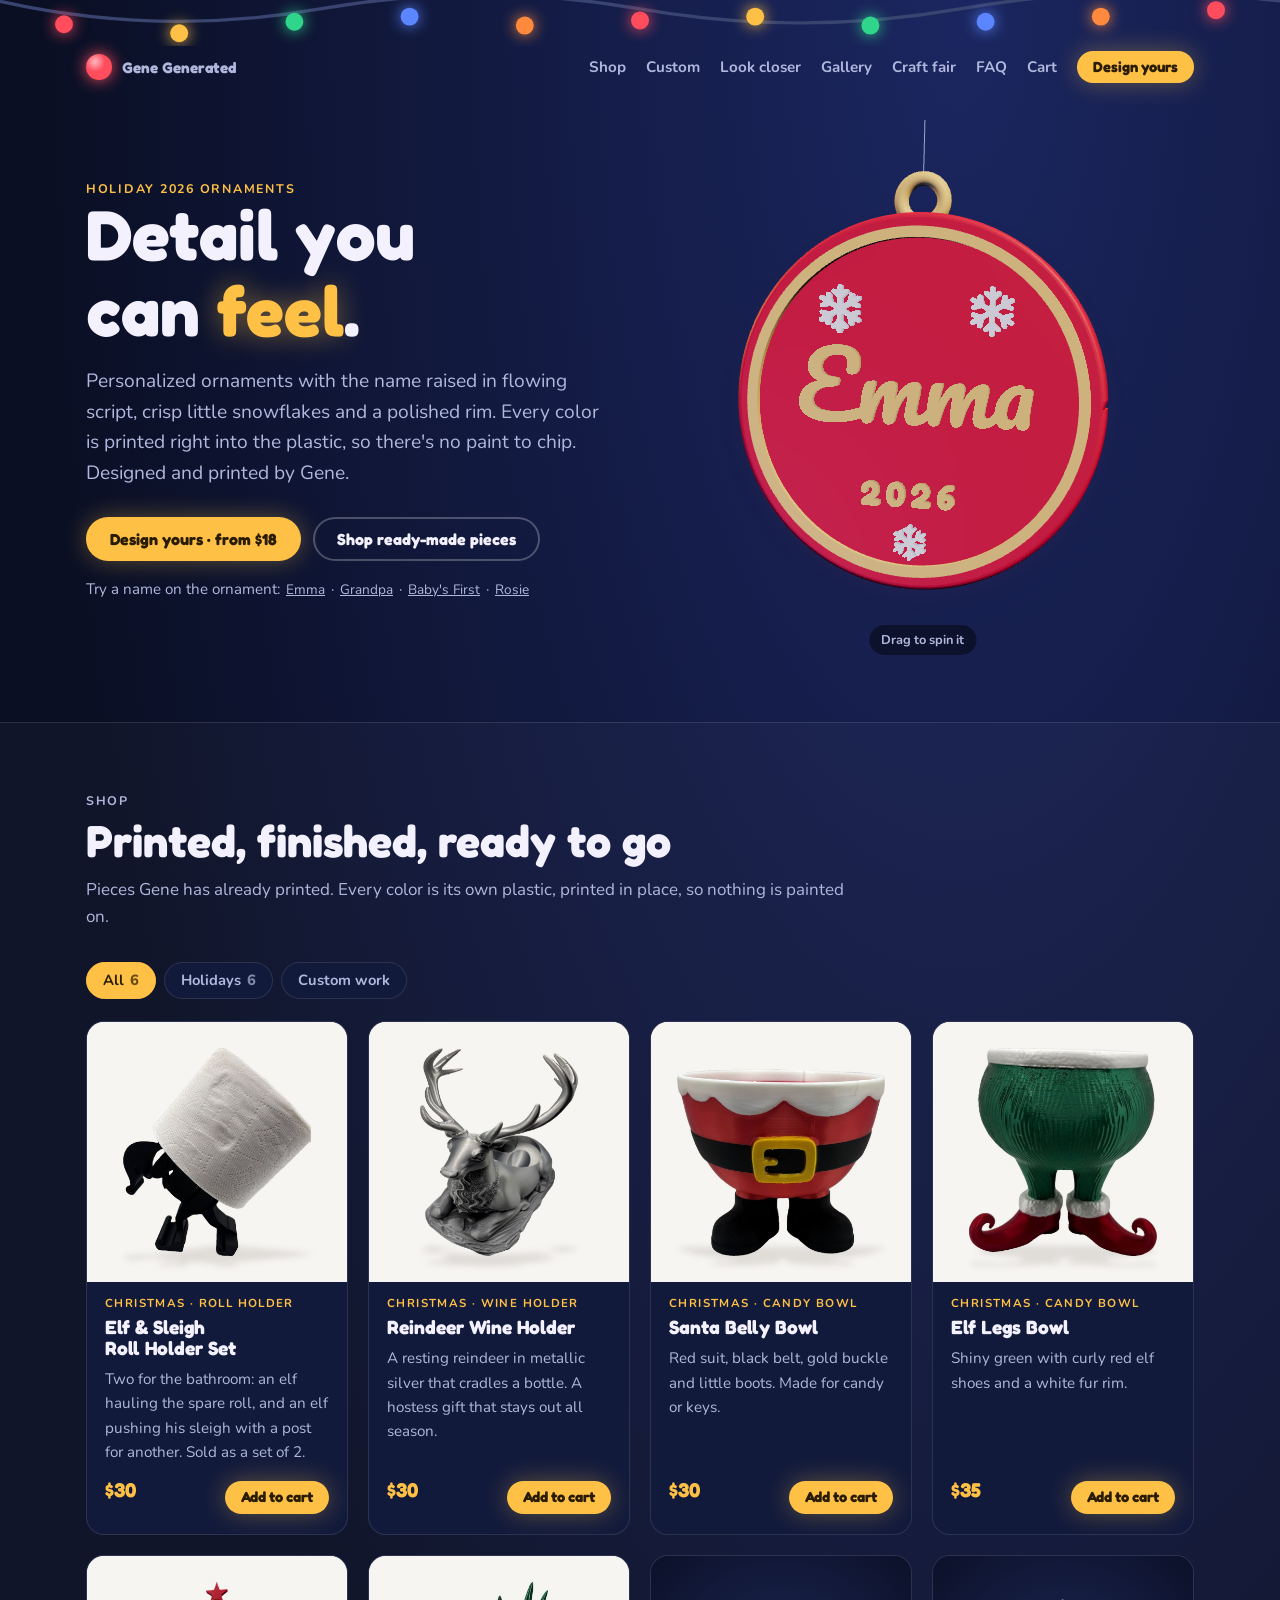
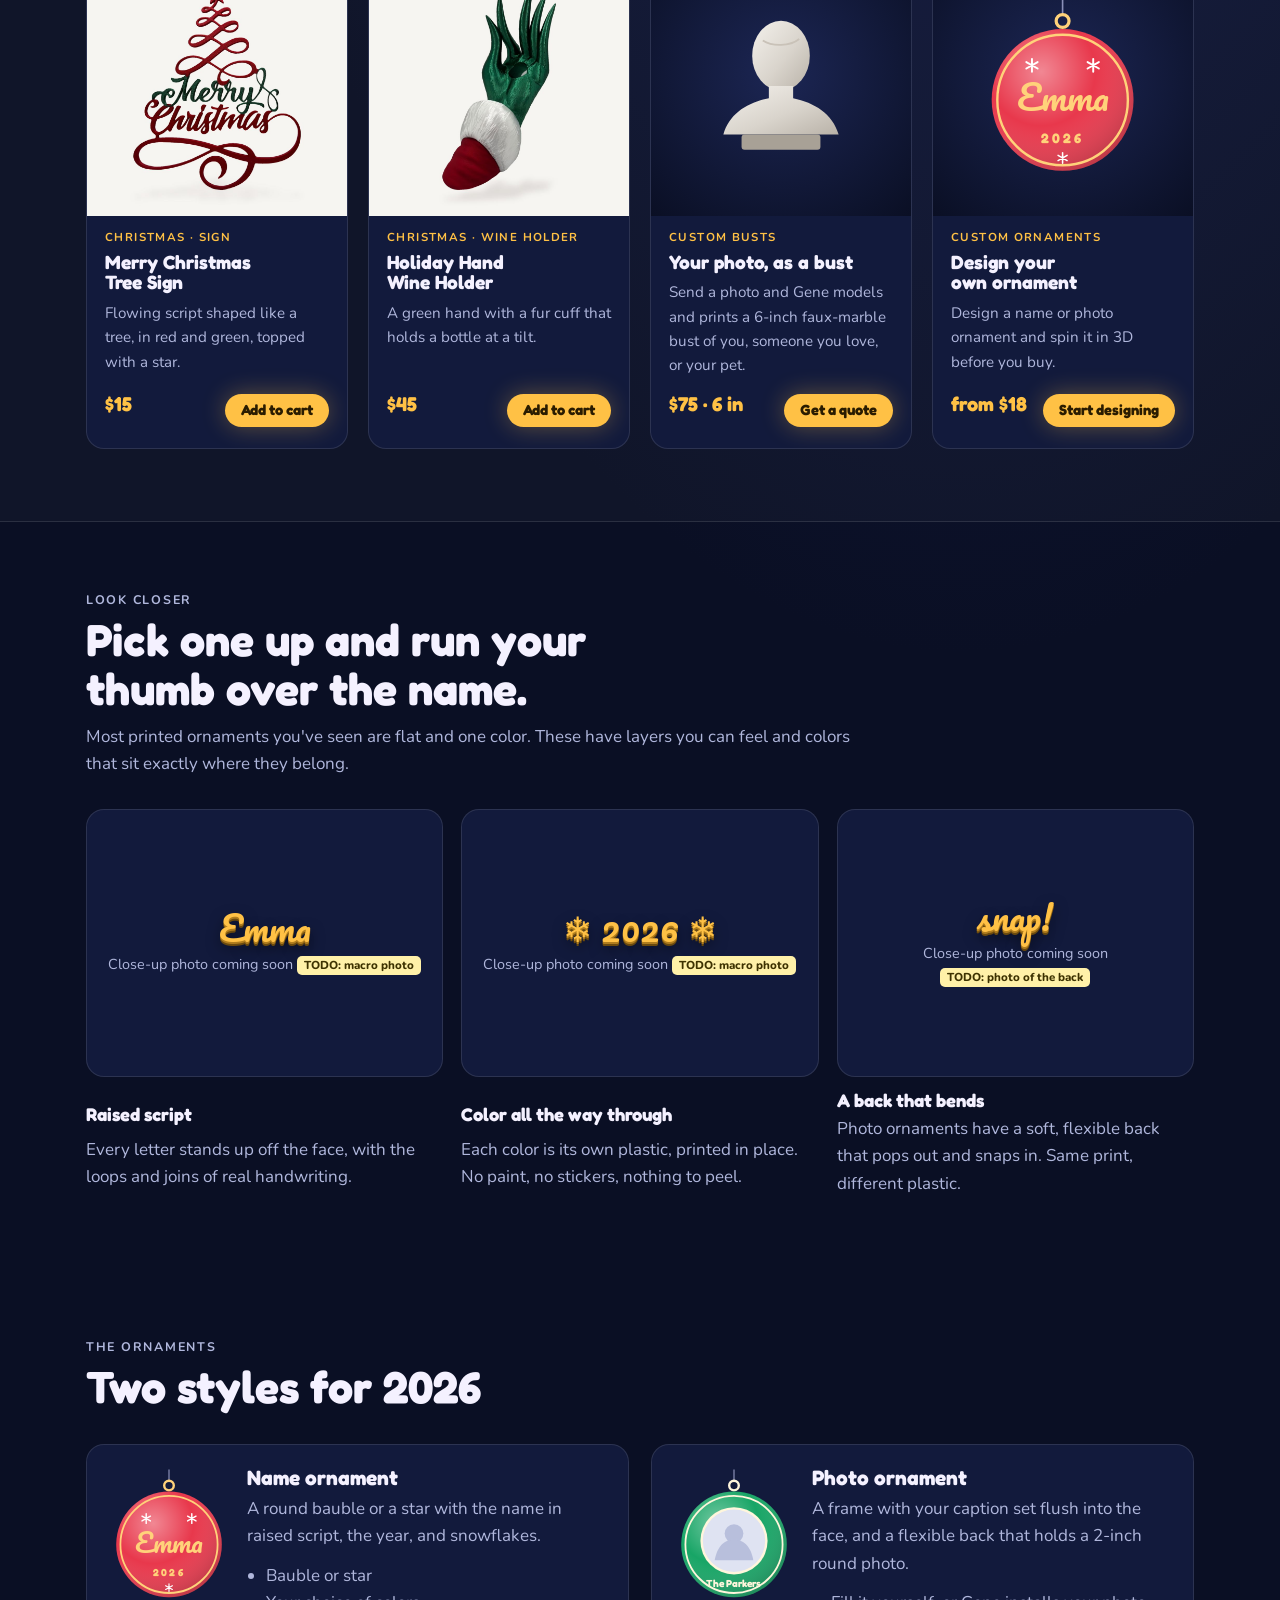
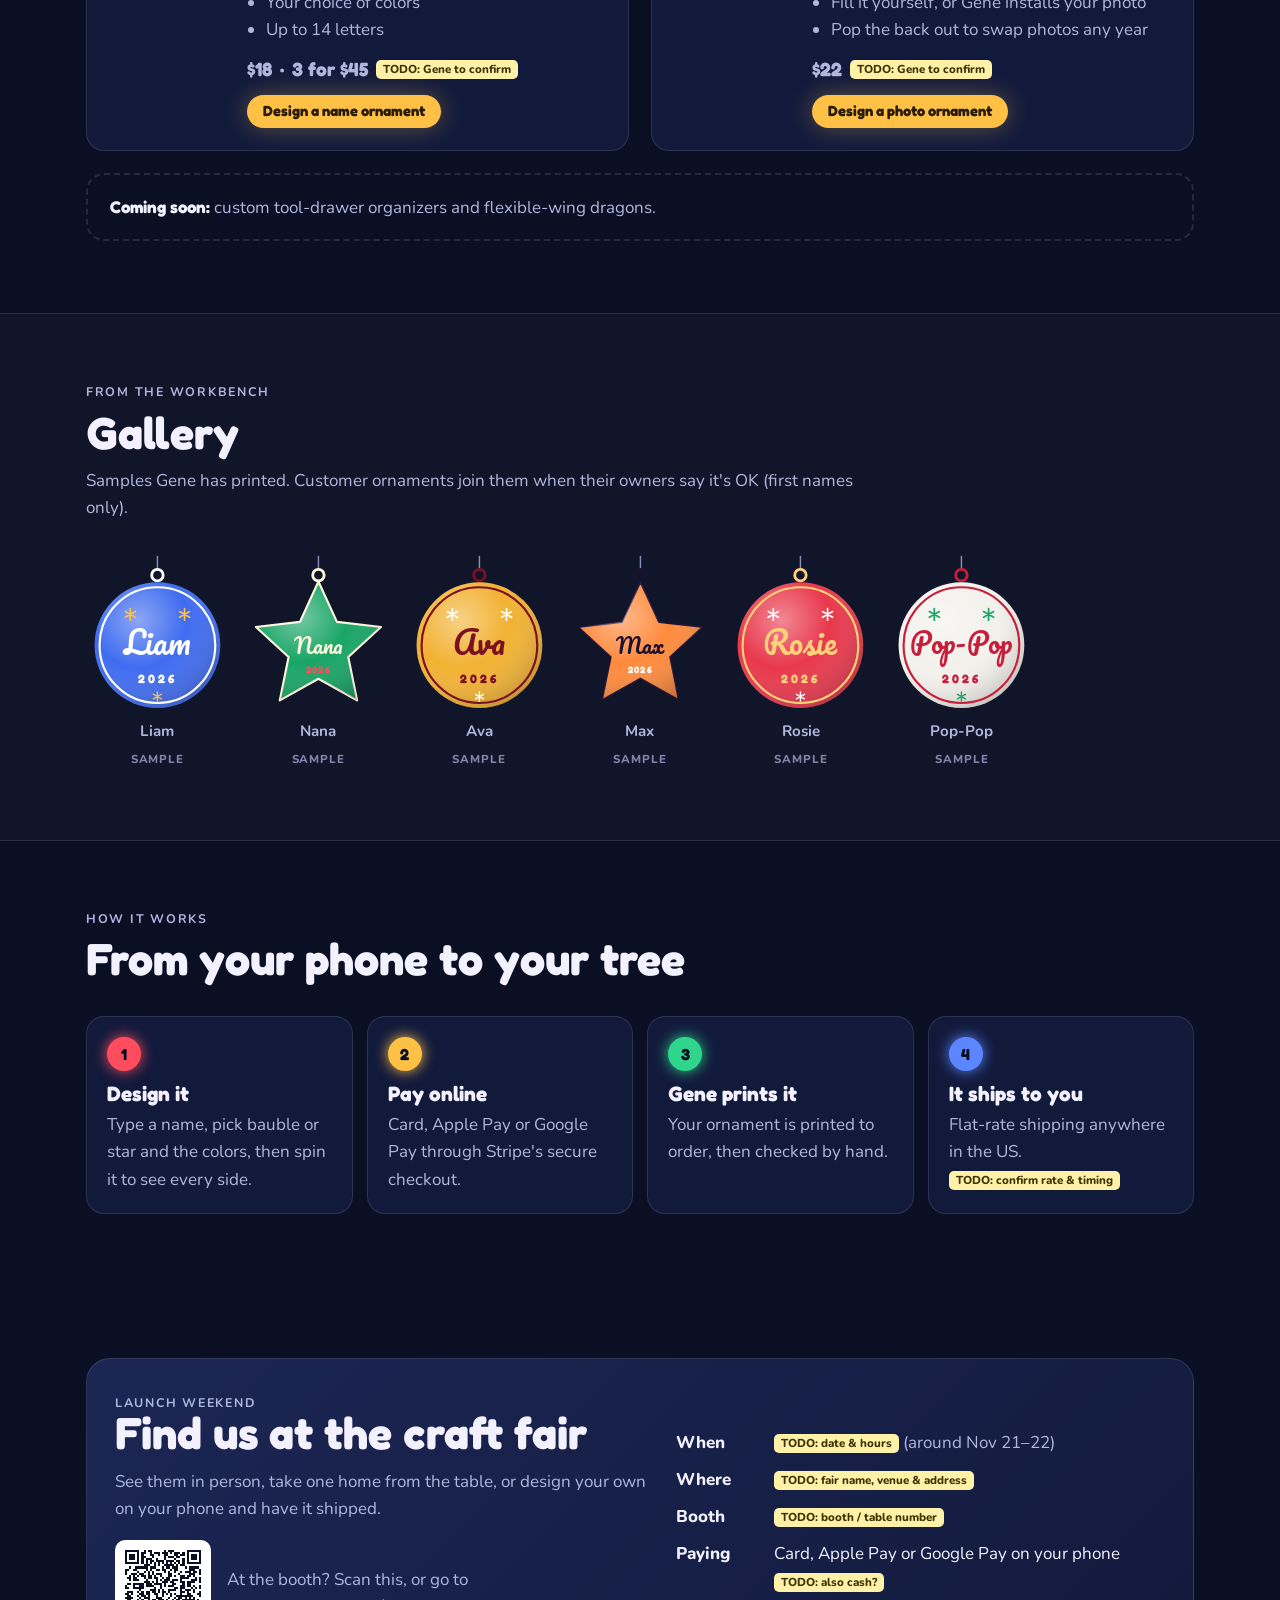
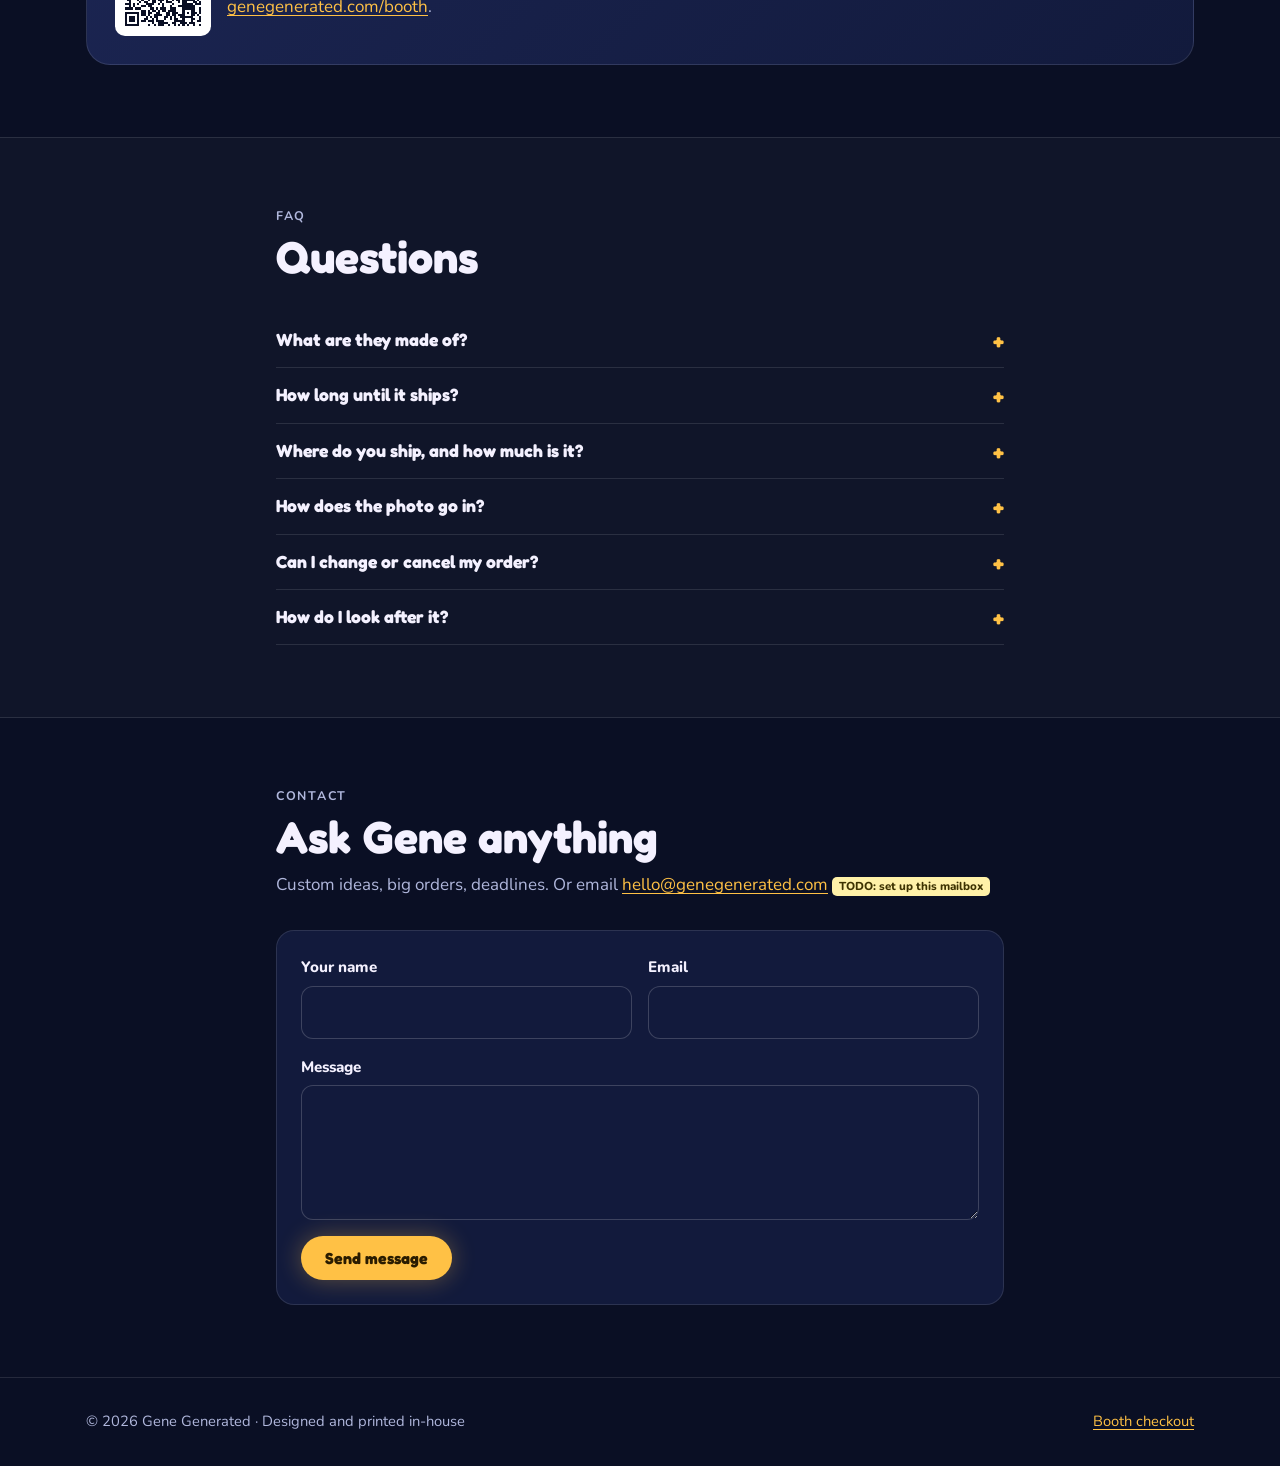
<file: index.html>
<!doctype html>
<html lang="en">
<head>
  <meta charset="utf-8">
  <meta name="viewport" content="width=device-width, initial-scale=1, viewport-fit=cover">
  <title>Gene Generated · Personalized Ornaments</title>
  <meta name="description" content="Personalized ornaments with raised script names, crisp snowflakes and colors printed right in. Design yours, spin it in 3D, and order online.">
  <meta name="theme-color" content="#0a0f24">
  <link rel="canonical" href="https://genegenerated.com/">
  <link rel="icon" href="/assets/img/favicon.svg" type="image/svg+xml">
  <meta property="og:title" content="Gene Generated · Personalized Ornaments">
  <meta property="og:description" content="Raised script names, crisp snowflakes, colors printed right in. Design yours and spin it in 3D.">
  <meta property="og:type" content="website">
  <meta property="og:url" content="https://genegenerated.com/">
  <link rel="preload" href="/assets/fonts/fredoka-latin-700-normal.woff2" as="font" type="font/woff2" crossorigin>
  <link rel="preload" href="/assets/fonts/pacifico-latin-400-normal.woff2" as="font" type="font/woff2" crossorigin>
  <link rel="stylesheet" href="/styles.css">
  <script src="/assets/js/pricing.js" defer></script>
  <script type="module" src="/assets/js/home.js"></script>
</head>
<body>
  <a class="skip-link" href="#main">Skip to content</a>

  <header class="site-header">
    <svg class="bulbs" viewBox="0 0 1000 46" preserveAspectRatio="xMidYMid slice" aria-hidden="true" focusable="false"><path d="M0 6 Q 125 34 250 12 T 500 12 T 750 12 T 1000 6" fill="none" stroke="#3a4470" stroke-width="2.5"/><circle cx="50" cy="24" r="7" fill="#ff4d5e" style="filter:drop-shadow(0 0 6px #ff4d5e)"/><circle cx="140" cy="31" r="7" fill="#ffc145" style="filter:drop-shadow(0 0 6px #ffc145)"/><circle cx="230" cy="22" r="7" fill="#2fd58a" style="filter:drop-shadow(0 0 6px #2fd58a)"/><circle cx="320" cy="18" r="7" fill="#5b86ff" style="filter:drop-shadow(0 0 6px #5b86ff)"/><circle cx="410" cy="25" r="7" fill="#ff8a3d" style="filter:drop-shadow(0 0 6px #ff8a3d)"/><circle cx="500" cy="21" r="7" fill="#ff4d5e" style="filter:drop-shadow(0 0 6px #ff4d5e)"/><circle cx="590" cy="18" r="7" fill="#ffc145" style="filter:drop-shadow(0 0 6px #ffc145)"/><circle cx="680" cy="25" r="7" fill="#2fd58a" style="filter:drop-shadow(0 0 6px #2fd58a)"/><circle cx="770" cy="22" r="7" fill="#5b86ff" style="filter:drop-shadow(0 0 6px #5b86ff)"/><circle cx="860" cy="18" r="7" fill="#ff8a3d" style="filter:drop-shadow(0 0 6px #ff8a3d)"/><circle cx="950" cy="13" r="7" fill="#ff4d5e" style="filter:drop-shadow(0 0 6px #ff4d5e)"/></svg>
    <div class="wrap nav">
      <a class="brand" href="/"><span class="brand-bulb" aria-hidden="true"></span>Gene Generated</a>
      <nav aria-label="Main">
        <ul>
          <li><a href="#shop">Shop</a></li>
          <li><a href="/custom.html">Custom</a></li>
          <li class="hide-sm"><a href="#closer">Look closer</a></li>
          <li class="hide-sm"><a href="#gallery">Gallery</a></li>
          <li class="hide-sm"><a href="#fair">Craft fair</a></li>
          <li class="hide-sm"><a href="#faq">FAQ</a></li>
          <li><a class="cart-link" href="/design.html#cart">Cart<span class="cart-count" data-cart-count data-n="0">0</span></a></li>
          <li><a class="btn btn-small" href="/design.html">Design yours</a></li>
        </ul>
      </nav>
    </div>
  </header>

  <main id="main">
    <section class="hero">
      <div class="wrap hero-grid">
        <div>
          <p class="eyebrow">Holiday 2026 ornaments</p>
          <h1>Detail you can <em>feel</em>.</h1>
          <p class="lede">Personalized ornaments with the name raised in flowing script, crisp little snowflakes and a polished rim. Every color is printed right into the plastic, so there's no paint to chip. Designed and printed by Gene.</p>
          <div class="hero-actions">
            <a class="btn" href="/design.html"><span>Design yours · from <span data-from-price>$18</span></span></a>
            <a class="btn btn-ghost" href="#shop">Shop ready-made pieces</a>
          </div>
          <p class="hero-note">Try a name on the ornament: <span data-demo-names></span></p>
        </div>
        <div class="stage" id="hero-stage" tabindex="0" role="img" aria-label="3D ornament preview. Drag or use the arrow keys to spin it.">
          <div class="orn2d" aria-hidden="true"></div>
          <span class="spin-hint">Drag to spin it</span>
        </div>
      </div>
    </section>

    <section class="section band" id="shop" aria-labelledby="shop-title">
      <div class="wrap">
        <div class="section-head">
          <p class="eyebrow">Shop</p>
          <h2 id="shop-title">Printed, finished, ready to go</h2>
          <p>Pieces Gene has already printed. Every color is its own plastic, printed in place, so nothing is painted on.</p>
        </div>
        <div class="chips" data-shop-cats role="group" aria-label="Shop by department"></div>
        <div class="chips chips-sub" data-shop-subs role="group" hidden></div>
        <div class="shop-grid" data-shop></div>
        <p class="help" data-shop-status role="status" aria-live="polite"></p>
      </div>
    </section>

    <section class="section" id="closer" aria-labelledby="closer-title">
      <div class="wrap">
        <div class="section-head">
          <p class="eyebrow">Look closer</p>
          <h2 id="closer-title">Pick one up and run your thumb over the name.</h2>
          <p>Most printed ornaments you've seen are flat and one color. These have layers you can feel and colors that sit exactly where they belong.</p>
        </div>
        <div class="closeups">
          <figure class="closeup">
            <div class="shot">
              <!-- TODO(Gene): macro photo of the raised name, 1200×900. Replace the .ph div with <img src="/assets/img/closeup-name.jpg" alt="…"> -->
              <div class="ph"><b>Emma</b><span>Close-up photo coming soon <span class="todo">TODO: macro photo</span></span></div>
            </div>
            <figcaption><strong>Raised script</strong><span>Every letter stands up off the face, with the loops and joins of real handwriting.</span></figcaption>
          </figure>
          <figure class="closeup">
            <div class="shot">
              <!-- TODO(Gene): macro photo of snowflakes + rim, 1200×900 -->
              <div class="ph"><b>❄ 2026 ❄</b><span>Close-up photo coming soon <span class="todo">TODO: macro photo</span></span></div>
            </div>
            <figcaption><strong>Color all the way through</strong><span>Each color is its own plastic, printed in place. No paint, no stickers, nothing to peel.</span></figcaption>
          </figure>
          <figure class="closeup">
            <div class="shot">
              <!-- TODO(Gene): photo of the photo ornament's flexible back bending, 1200×900 -->
              <div class="ph"><b>snap!</b><span>Close-up photo coming soon <span class="todo">TODO: photo of the back</span></span></div>
            </div>
            <figcaption><strong>A back that bends</strong><span>Photo ornaments have a soft, flexible back that pops out and snaps in. Same print, different plastic.</span></figcaption>
          </figure>
        </div>
      </div>
    </section>

    <section class="section" id="ornaments" aria-labelledby="ornaments-title">
      <div class="wrap">
        <div class="section-head">
          <p class="eyebrow">The ornaments</p>
          <h2 id="ornaments-title">Two styles for 2026</h2>
        </div>
        <div class="products">
          <article class="product">
            <div class="orn" data-draw='{"kind":"name","text":"Emma","shape":"bauble","scheme":"classic"}'></div>
            <div>
              <h3>Name ornament</h3>
              <p>A round bauble or a star with the name in raised script, the year, and snowflakes.</p>
              <ul><li>Bauble or star</li><li>Your choice of colors</li><li>Up to 14 letters</li></ul>
              <p class="price"><span data-price="name">$18</span> · <span data-bundle>3 for $45</span> <span class="todo" data-price-todo>TODO: Gene to confirm</span></p>
              <a class="btn btn-small" href="/design.html?kind=name">Design a name ornament</a>
            </div>
          </article>
          <article class="product">
            <div class="orn" data-draw='{"kind":"photo","text":"The Parkers","shape":"bauble","scheme":"emerald"}'></div>
            <div>
              <h3>Photo ornament</h3>
              <p>A frame with your caption set flush into the face, and a flexible back that holds a 2-inch round photo.</p>
              <ul><li>Fill it yourself, or Gene installs your photo</li><li>Pop the back out to swap photos any year</li></ul>
              <p class="price"><span data-price="photo">$22</span> <span class="todo" data-price-todo>TODO: Gene to confirm</span></p>
              <a class="btn btn-small" href="/design.html?kind=photo">Design a photo ornament</a>
            </div>
          </article>
        </div>
        <p class="coming"><strong>Coming soon:</strong> custom tool-drawer organizers and flexible-wing dragons.</p>
      </div>
    </section>

    <section class="section band" id="gallery" aria-labelledby="gallery-title">
      <div class="wrap">
        <div class="section-head">
          <p class="eyebrow">From the workbench</p>
          <h2 id="gallery-title">Gallery</h2>
          <p>Samples Gene has printed. Customer ornaments join them when their owners say it's OK (first names only).</p>
        </div>
        <div class="shelf" data-gallery></div>
      </div>
    </section>

    <section class="section" id="how" aria-labelledby="how-title">
      <div class="wrap">
        <div class="section-head">
          <p class="eyebrow">How it works</p>
          <h2 id="how-title">From your phone to your tree</h2>
        </div>
        <ol class="steps">
          <li><h3>Design it</h3><p>Type a name, pick bauble or star and the colors, then spin it to see every side.</p></li>
          <li><h3>Pay online</h3><p>Card, Apple Pay or Google Pay through Stripe's secure checkout.</p></li>
          <li><h3>Gene prints it</h3><p>Your ornament is printed to order, then checked by hand.</p></li>
          <li><h3>It ships to you</h3><p>Flat-rate shipping anywhere in the US. <span class="todo" data-price-todo>TODO: confirm rate &amp; timing</span></p></li>
        </ol>
      </div>
    </section>

    <section class="section" id="fair" aria-labelledby="fair-title">
      <div class="wrap">
        <div class="fair">
          <div>
            <p class="eyebrow">Launch weekend</p>
            <h2 id="fair-title">Find us at the craft fair</h2>
            <p>See them in person, take one home from the table, or design your own on your phone and have it shipped.</p>
            <div class="qr-card">
              <img src="/assets/qr/booth-qr.svg" alt="QR code linking to genegenerated.com/booth" width="96" height="96">
              <p class="muted">At the booth? Scan this, or go to <a href="/booth.html">genegenerated.com/booth</a>.</p>
            </div>
          </div>
          <dl>
            <div><dt>When</dt><dd><span class="todo">TODO: date &amp; hours</span> <span class="muted">(around Nov 21–22)</span></dd></div>
            <div><dt>Where</dt><dd><span class="todo">TODO: fair name, venue &amp; address</span></dd></div>
            <div><dt>Booth</dt><dd><span class="todo">TODO: booth / table number</span></dd></div>
            <div><dt>Paying</dt><dd>Card, Apple Pay or Google Pay on your phone <span class="todo">TODO: also cash?</span></dd></div>
          </dl>
        </div>
      </div>
    </section>

    <section class="section band" id="faq" aria-labelledby="faq-title">
      <div class="wrap narrow">
        <div class="section-head"><p class="eyebrow">FAQ</p><h2 id="faq-title">Questions</h2></div>
        <div class="faq">
          <details><summary>What are they made of?</summary><p>A tough, slightly glossy plastic (PLA) for the ornament itself. The back of the photo ornament is a soft, flexible plastic (TPU) so it can pop in and out. Every color is its own plastic, printed in place, not painted. <span class="todo">TODO: Gene to confirm</span></p></details>
          <details><summary>How long until it ships?</summary><p>Usually about <span class="todo">TODO: X</span> business days after you order, then a few days in the mail. Need it by a certain date? Use the contact form before you order. <span class="todo">TODO: last order date for Christmas</span></p></details>
          <details><summary>Where do you ship, and how much is it?</summary><p>Anywhere in the US, one flat rate per order: <span data-ship-price>$6</span>. <span class="todo" data-price-todo>TODO: confirm</span> Ornaments you take from the craft-fair table don't need shipping.</p></details>
          <details><summary>How does the photo go in?</summary><p>Push the flexible back out, drop in a 2-inch round photo (a 2″ circle punch on a printed photo is perfect), and press the back in. Prefer Gene does it? Pick “Gene installs my photo” when you design it, and you'll get an email asking for the picture.</p></details>
          <details><summary>Can I change or cancel my order?</summary><p>Each ornament is made to order with your name on it, so let Gene know quickly through the contact form. <span class="todo">TODO: Gene's change / refund policy</span></p></details>
          <details><summary>How do I look after it?</summary><p>Dust it with a soft, dry cloth. Keep it away from strong heat (a car dashboard, a sunny windowsill, right next to a heater) because the plastic can soften. It has small raised details, so it isn't a toy for little kids.</p></details>
        </div>
      </div>
    </section>

    <section class="section" id="contact" aria-labelledby="contact-title">
      <div class="wrap narrow">
        <div class="section-head"><p class="eyebrow">Contact</p><h2 id="contact-title">Ask Gene anything</h2>
          <p>Custom ideas, big orders, deadlines. Or email <a href="mailto:hello@genegenerated.com">hello@genegenerated.com</a> <span class="todo">TODO: set up this mailbox</span></p>
        </div>
        <form class="contact-form" name="contact" method="POST" action="/thanks.html?from=contact" data-netlify="true" netlify-honeypot="bot-field">
          <input type="hidden" name="form-name" value="contact">
          <p class="visually-hidden"><label>Leave this empty <input name="bot-field" tabindex="-1" autocomplete="off"></label></p>
          <div class="row2">
            <div class="field"><label for="c-name">Your name</label><input id="c-name" name="name" type="text" required autocomplete="name"></div>
            <div class="field"><label for="c-email">Email</label><input id="c-email" name="email" type="email" required autocomplete="email"></div>
          </div>
          <div class="field"><label for="c-msg">Message</label><textarea id="c-msg" name="message" rows="4" required></textarea></div>
          <div><button class="btn" type="submit">Send message</button></div>
        </form>
      </div>
    </section>
  </main>

  <footer class="site-footer">
    <div class="wrap"><span>© 2026 Gene Generated · Designed and printed in-house</span><a href="/booth.html">Booth checkout</a></div>
  </footer>
</body>
</html>
</file>
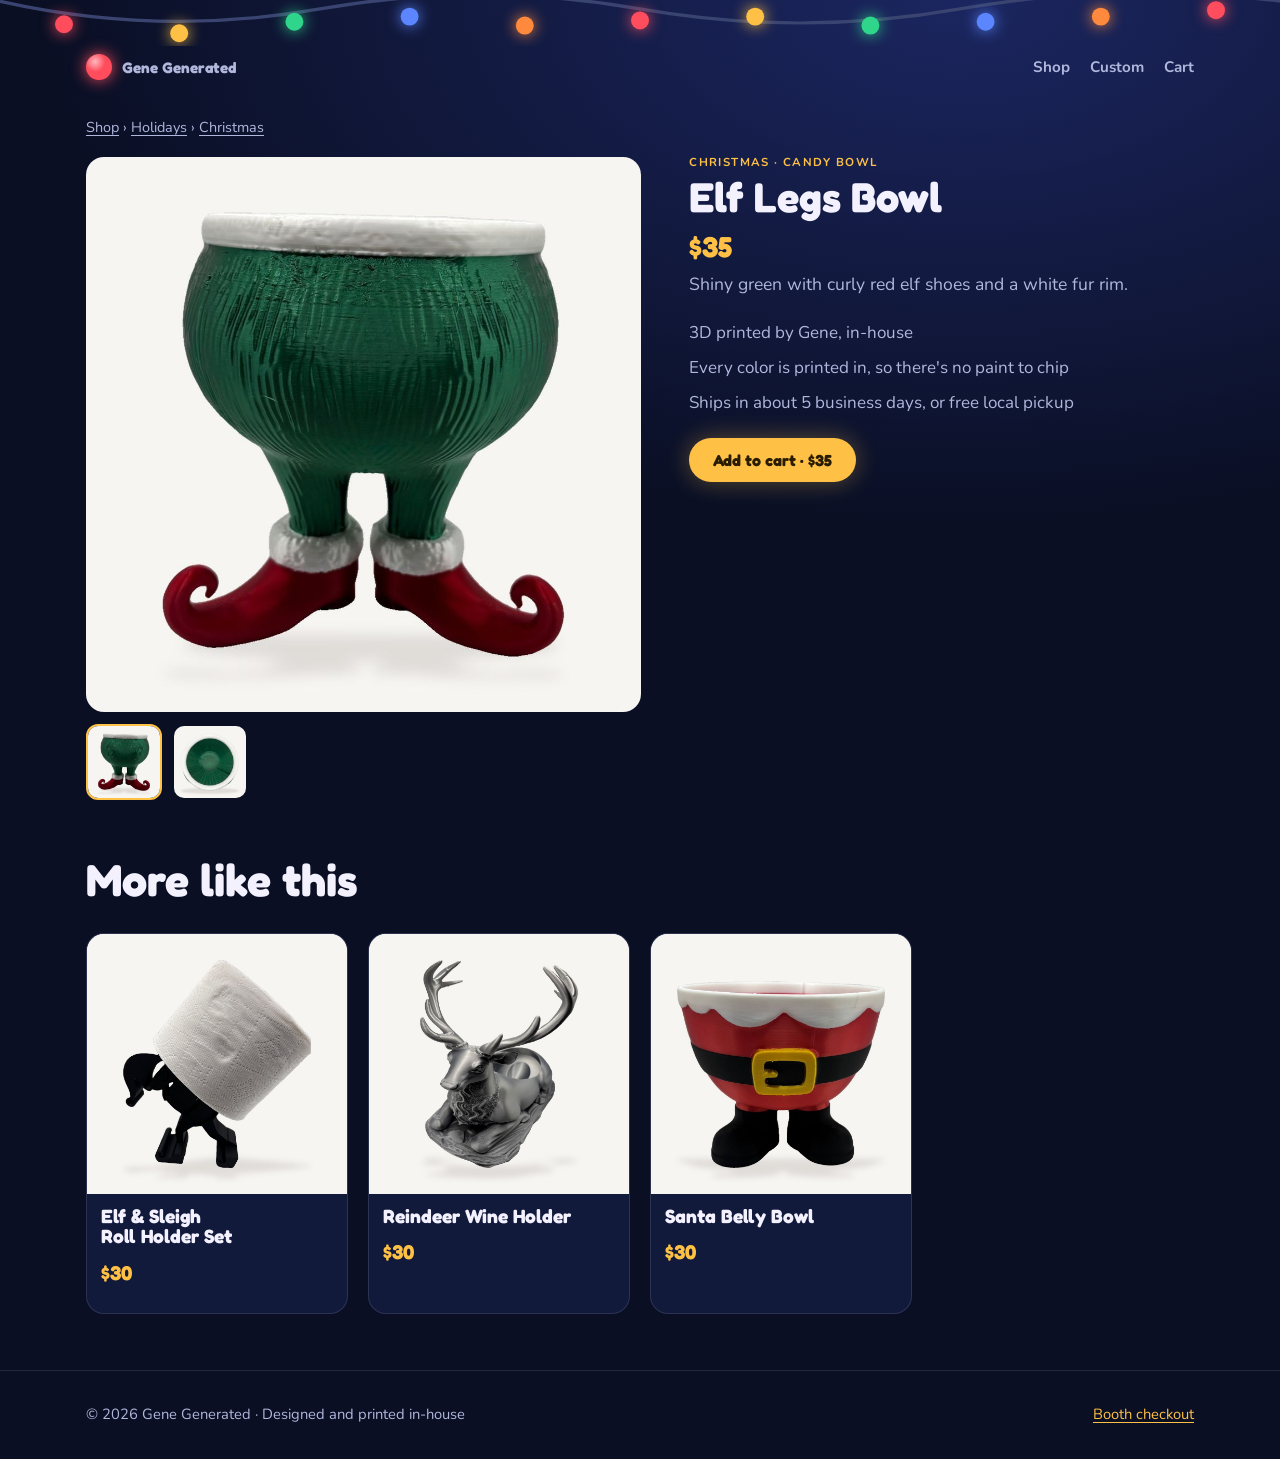
<file: shop/elf-legs-bowl/index.html>
<!doctype html>
<html lang="en">
<head>
  <meta charset="utf-8">
  <meta name="viewport" content="width=device-width, initial-scale=1, viewport-fit=cover">
  <title>Elf Legs Bowl · Gene Generated</title>
  <meta name="description" content="Shiny green with curly red elf shoes and a white fur rim.">
  <meta name="theme-color" content="#0a0f24">
  <link rel="canonical" href="https://genegenerated.com/shop/elf-legs-bowl/">
  <link rel="icon" href="/assets/img/favicon.svg" type="image/svg+xml">
  <meta property="og:title" content="Elf Legs Bowl · $35">
  <meta property="og:description" content="Shiny green with curly red elf shoes and a white fur rim.">
  <meta property="og:type" content="product">
  <meta property="og:url" content="https://genegenerated.com/shop/elf-legs-bowl/">
  <meta property="og:image" content="https://genegenerated.com/assets/img/shop/elf-legs-bowl-1.jpg">
  <meta property="product:price:amount" content="35.00">
  <meta property="product:price:currency" content="USD">
  <link rel="stylesheet" href="/styles.css">
  <script type="application/ld+json">{"@context":"https://schema.org","@type":"Product","name":"Elf Legs Bowl","description":"Shiny green with curly red elf shoes and a white fur rim.","sku":"elf-legs-bowl","image":["https://genegenerated.com/assets/img/shop/elf-legs-bowl-1.jpg","https://genegenerated.com/assets/img/shop/elf-legs-bowl-2.jpg"],"brand":{"@type":"Brand","name":"Gene Generated"},"category":"Holidays > Christmas > Candy bowl","offers":{"@type":"Offer","url":"https://genegenerated.com/shop/elf-legs-bowl/","priceCurrency":"USD","price":"35.00","availability":"https://schema.org/InStock","itemCondition":"https://schema.org/NewCondition"}}</script>
  <script src="/assets/js/pricing.js" defer></script>
  <script type="module" src="/assets/js/product.js"></script>
</head>
<body>
  <a class="skip-link" href="#main">Skip to content</a>
  <header class="site-header">
    <svg class="bulbs" viewBox="0 0 1000 46" preserveAspectRatio="xMidYMid slice" aria-hidden="true" focusable="false"><path d="M0 6 Q 125 34 250 12 T 500 12 T 750 12 T 1000 6" fill="none" stroke="#3a4470" stroke-width="2.5"/><circle cx="50" cy="24" r="7" fill="#ff4d5e" style="filter:drop-shadow(0 0 6px #ff4d5e)"/><circle cx="140" cy="31" r="7" fill="#ffc145" style="filter:drop-shadow(0 0 6px #ffc145)"/><circle cx="230" cy="22" r="7" fill="#2fd58a" style="filter:drop-shadow(0 0 6px #2fd58a)"/><circle cx="320" cy="18" r="7" fill="#5b86ff" style="filter:drop-shadow(0 0 6px #5b86ff)"/><circle cx="410" cy="25" r="7" fill="#ff8a3d" style="filter:drop-shadow(0 0 6px #ff8a3d)"/><circle cx="500" cy="21" r="7" fill="#ff4d5e" style="filter:drop-shadow(0 0 6px #ff4d5e)"/><circle cx="590" cy="18" r="7" fill="#ffc145" style="filter:drop-shadow(0 0 6px #ffc145)"/><circle cx="680" cy="25" r="7" fill="#2fd58a" style="filter:drop-shadow(0 0 6px #2fd58a)"/><circle cx="770" cy="22" r="7" fill="#5b86ff" style="filter:drop-shadow(0 0 6px #5b86ff)"/><circle cx="860" cy="18" r="7" fill="#ff8a3d" style="filter:drop-shadow(0 0 6px #ff8a3d)"/><circle cx="950" cy="13" r="7" fill="#ff4d5e" style="filter:drop-shadow(0 0 6px #ff4d5e)"/></svg>
    <div class="wrap nav">
      <a class="brand" href="/"><span class="brand-bulb" aria-hidden="true"></span>Gene Generated</a>
      <nav aria-label="Main">
        <ul>
          <li><a href="/#shop">Shop</a></li>
          <li><a href="/custom.html">Custom</a></li>
          <li><a class="cart-link" href="/design.html#cart">Cart<span class="cart-count" data-cart-count data-n="0">0</span></a></li>
        </ul>
      </nav>
    </div>
  </header>

  <main id="main" class="wrap product-page" data-product="elf-legs-bowl">
    <nav class="crumbs" aria-label="Breadcrumb"><a href="/#shop">Shop</a> › <a href="/?cat=holidays#shop">Holidays</a> › <a href="/?cat=christmas#shop">Christmas</a></nav>
    <div class="pp-grid">
      <div class="pp-gallery">
        <img class="pp-main" src="/assets/img/shop/elf-legs-bowl-1.jpg" alt="Elf Legs Bowl" width="1000" height="1000" data-main>
        <div class="pp-thumbs"><button type="button" data-thumb="/assets/img/shop/elf-legs-bowl-1.jpg" aria-label="Photo 1 of 2" aria-pressed="true"><img src="/assets/img/shop/elf-legs-bowl-1.jpg" alt="" width="160" height="160" loading="lazy"></button><button type="button" data-thumb="/assets/img/shop/elf-legs-bowl-2.jpg" aria-label="Photo 2 of 2" aria-pressed="false"><img src="/assets/img/shop/elf-legs-bowl-2.jpg" alt="" width="160" height="160" loading="lazy"></button></div>
      </div>
      <div class="pp-info">
        <p class="shop-cat">Christmas · Candy bowl</p>
        <h1>Elf Legs Bowl</h1>
        <p class="pp-price">$35</p>
        <p class="lede">Shiny green with curly red elf shoes and a white fur rim.</p>
        <ul class="facts"><li>3D printed by Gene, in-house</li><li>Every color is printed in, so there&#39;s no paint to chip</li><li>Ships in about 5 business days, or free local pickup</li></ul>
        <div class="pp-buy">
          <button type="button" class="btn" data-add="elf-legs-bowl">Add to cart · $35</button>
          <p class="help" data-add-status role="status" aria-live="polite"></p>
        </div>
      </div>
    </div>
    <section class="pp-related" aria-labelledby="rel-title"><h2 id="rel-title">More like this</h2><div class="shop-grid"><a class="shop-card shop-link" href="/shop/elf-sleigh-set/"><div class="shop-img"><img src="/assets/img/shop/elf-roll-holder-1.jpg" alt="" loading="lazy" width="1000" height="1000"></div><div class="shop-body"><h3>Elf &amp; Sleigh Roll Holder Set</h3><div class="shop-buy"><span class="price">$30</span></div></div></a><a class="shop-card shop-link" href="/shop/reindeer-wine-holder/"><div class="shop-img"><img src="/assets/img/shop/reindeer-wine-holder-1.jpg" alt="" loading="lazy" width="1000" height="1000"></div><div class="shop-body"><h3>Reindeer Wine Holder</h3><div class="shop-buy"><span class="price">$30</span></div></div></a><a class="shop-card shop-link" href="/shop/santa-bowl/"><div class="shop-img"><img src="/assets/img/shop/santa-bowl-1.jpg" alt="" loading="lazy" width="1000" height="1000"></div><div class="shop-body"><h3>Santa Belly Bowl</h3><div class="shop-buy"><span class="price">$30</span></div></div></a></div></section>
  </main>

  <footer class="site-footer">
    <div class="wrap"><span>© 2026 Gene Generated · Designed and printed in-house</span><a href="/booth.html">Booth checkout</a></div>
  </footer>
</body>
</html>
</file>
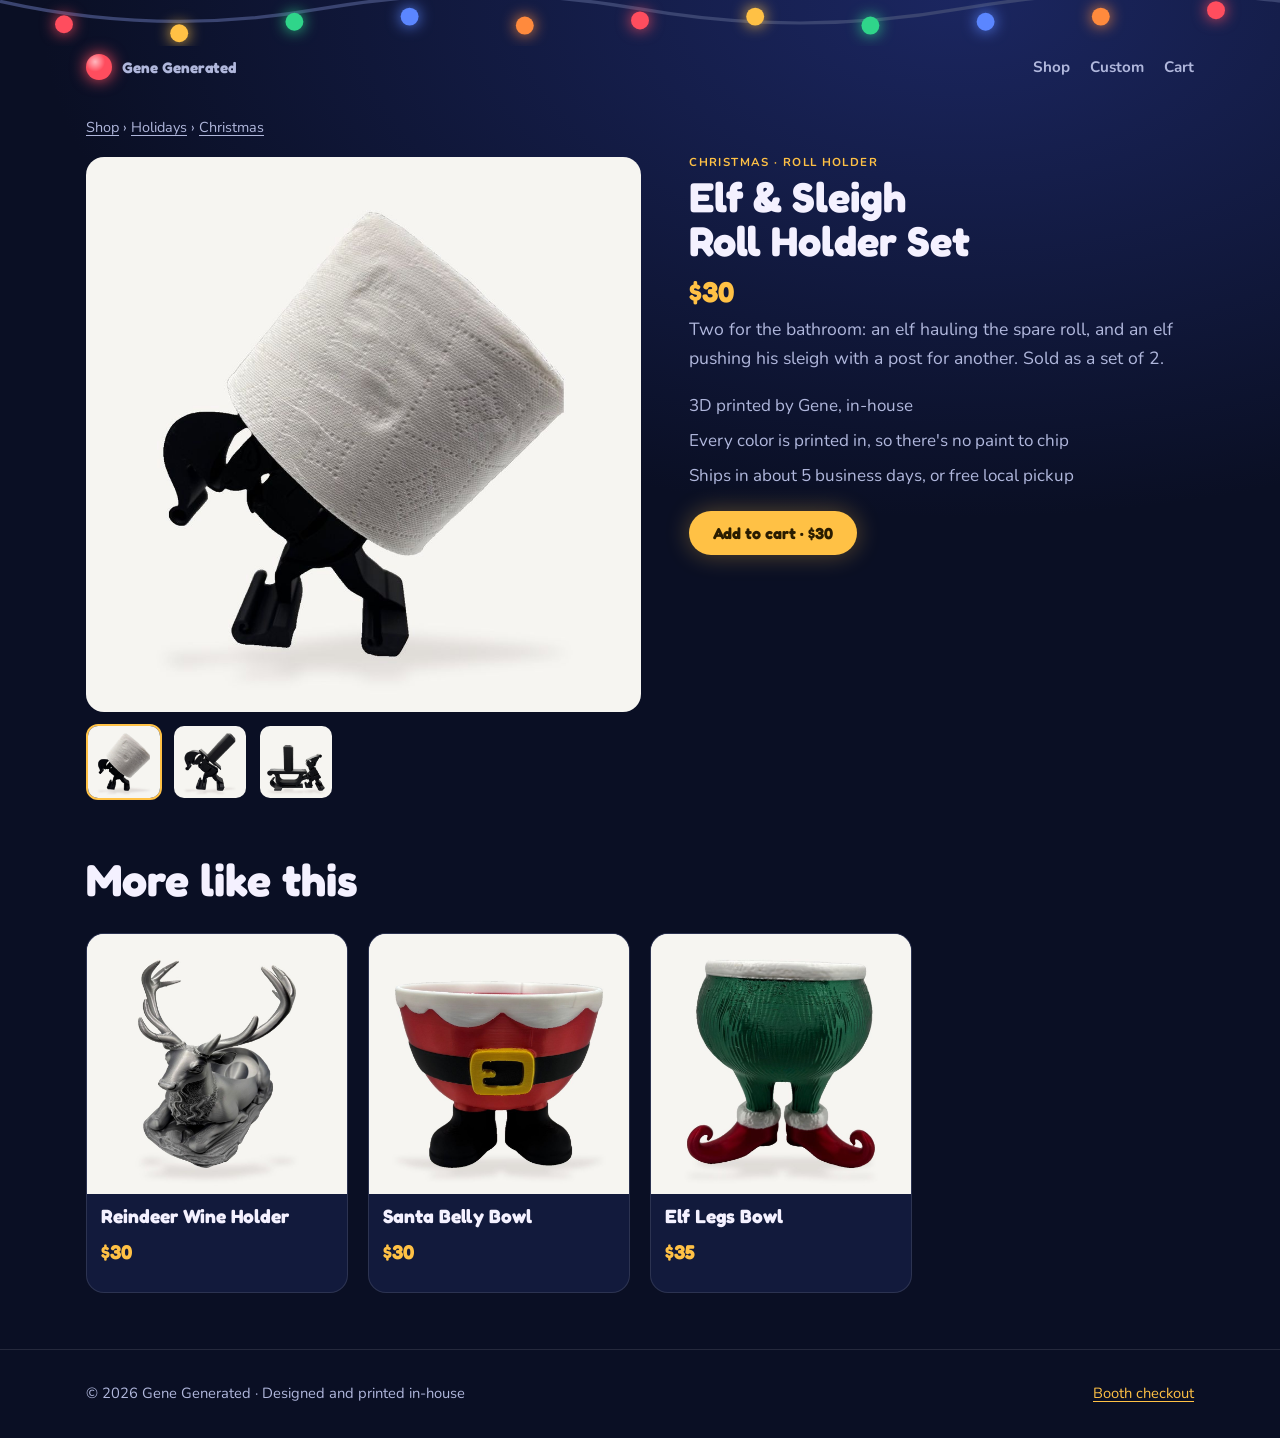
<file: shop/elf-sleigh-set/index.html>
<!doctype html>
<html lang="en">
<head>
  <meta charset="utf-8">
  <meta name="viewport" content="width=device-width, initial-scale=1, viewport-fit=cover">
  <title>Elf &amp; Sleigh Roll Holder Set · Gene Generated</title>
  <meta name="description" content="Two for the bathroom: an elf hauling the spare roll, and an elf pushing his sleigh with a post for another. Sold as a set of 2.">
  <meta name="theme-color" content="#0a0f24">
  <link rel="canonical" href="https://genegenerated.com/shop/elf-sleigh-set/">
  <link rel="icon" href="/assets/img/favicon.svg" type="image/svg+xml">
  <meta property="og:title" content="Elf &amp; Sleigh Roll Holder Set · $30">
  <meta property="og:description" content="Two for the bathroom: an elf hauling the spare roll, and an elf pushing his sleigh with a post for another. Sold as a set of 2.">
  <meta property="og:type" content="product">
  <meta property="og:url" content="https://genegenerated.com/shop/elf-sleigh-set/">
  <meta property="og:image" content="https://genegenerated.com/assets/img/shop/elf-roll-holder-1.jpg">
  <meta property="product:price:amount" content="30.00">
  <meta property="product:price:currency" content="USD">
  <link rel="stylesheet" href="/styles.css">
  <script type="application/ld+json">{"@context":"https://schema.org","@type":"Product","name":"Elf & Sleigh Roll Holder Set","description":"Two for the bathroom: an elf hauling the spare roll, and an elf pushing his sleigh with a post for another. Sold as a set of 2.","sku":"elf-sleigh-set","image":["https://genegenerated.com/assets/img/shop/elf-roll-holder-1.jpg","https://genegenerated.com/assets/img/shop/elf-roll-holder-2.jpg","https://genegenerated.com/assets/img/shop/elf-sleigh-1.jpg"],"brand":{"@type":"Brand","name":"Gene Generated"},"category":"Holidays > Christmas > Roll holder","offers":{"@type":"Offer","url":"https://genegenerated.com/shop/elf-sleigh-set/","priceCurrency":"USD","price":"30.00","availability":"https://schema.org/InStock","itemCondition":"https://schema.org/NewCondition"}}</script>
  <script src="/assets/js/pricing.js" defer></script>
  <script type="module" src="/assets/js/product.js"></script>
</head>
<body>
  <a class="skip-link" href="#main">Skip to content</a>
  <header class="site-header">
    <svg class="bulbs" viewBox="0 0 1000 46" preserveAspectRatio="xMidYMid slice" aria-hidden="true" focusable="false"><path d="M0 6 Q 125 34 250 12 T 500 12 T 750 12 T 1000 6" fill="none" stroke="#3a4470" stroke-width="2.5"/><circle cx="50" cy="24" r="7" fill="#ff4d5e" style="filter:drop-shadow(0 0 6px #ff4d5e)"/><circle cx="140" cy="31" r="7" fill="#ffc145" style="filter:drop-shadow(0 0 6px #ffc145)"/><circle cx="230" cy="22" r="7" fill="#2fd58a" style="filter:drop-shadow(0 0 6px #2fd58a)"/><circle cx="320" cy="18" r="7" fill="#5b86ff" style="filter:drop-shadow(0 0 6px #5b86ff)"/><circle cx="410" cy="25" r="7" fill="#ff8a3d" style="filter:drop-shadow(0 0 6px #ff8a3d)"/><circle cx="500" cy="21" r="7" fill="#ff4d5e" style="filter:drop-shadow(0 0 6px #ff4d5e)"/><circle cx="590" cy="18" r="7" fill="#ffc145" style="filter:drop-shadow(0 0 6px #ffc145)"/><circle cx="680" cy="25" r="7" fill="#2fd58a" style="filter:drop-shadow(0 0 6px #2fd58a)"/><circle cx="770" cy="22" r="7" fill="#5b86ff" style="filter:drop-shadow(0 0 6px #5b86ff)"/><circle cx="860" cy="18" r="7" fill="#ff8a3d" style="filter:drop-shadow(0 0 6px #ff8a3d)"/><circle cx="950" cy="13" r="7" fill="#ff4d5e" style="filter:drop-shadow(0 0 6px #ff4d5e)"/></svg>
    <div class="wrap nav">
      <a class="brand" href="/"><span class="brand-bulb" aria-hidden="true"></span>Gene Generated</a>
      <nav aria-label="Main">
        <ul>
          <li><a href="/#shop">Shop</a></li>
          <li><a href="/custom.html">Custom</a></li>
          <li><a class="cart-link" href="/design.html#cart">Cart<span class="cart-count" data-cart-count data-n="0">0</span></a></li>
        </ul>
      </nav>
    </div>
  </header>

  <main id="main" class="wrap product-page" data-product="elf-sleigh-set">
    <nav class="crumbs" aria-label="Breadcrumb"><a href="/#shop">Shop</a> › <a href="/?cat=holidays#shop">Holidays</a> › <a href="/?cat=christmas#shop">Christmas</a></nav>
    <div class="pp-grid">
      <div class="pp-gallery">
        <img class="pp-main" src="/assets/img/shop/elf-roll-holder-1.jpg" alt="Elf &amp; Sleigh Roll Holder Set" width="1000" height="1000" data-main>
        <div class="pp-thumbs"><button type="button" data-thumb="/assets/img/shop/elf-roll-holder-1.jpg" aria-label="Photo 1 of 3" aria-pressed="true"><img src="/assets/img/shop/elf-roll-holder-1.jpg" alt="" width="160" height="160" loading="lazy"></button><button type="button" data-thumb="/assets/img/shop/elf-roll-holder-2.jpg" aria-label="Photo 2 of 3" aria-pressed="false"><img src="/assets/img/shop/elf-roll-holder-2.jpg" alt="" width="160" height="160" loading="lazy"></button><button type="button" data-thumb="/assets/img/shop/elf-sleigh-1.jpg" aria-label="Photo 3 of 3" aria-pressed="false"><img src="/assets/img/shop/elf-sleigh-1.jpg" alt="" width="160" height="160" loading="lazy"></button></div>
      </div>
      <div class="pp-info">
        <p class="shop-cat">Christmas · Roll holder</p>
        <h1>Elf &amp; Sleigh Roll Holder Set</h1>
        <p class="pp-price">$30</p>
        <p class="lede">Two for the bathroom: an elf hauling the spare roll, and an elf pushing his sleigh with a post for another. Sold as a set of 2.</p>
        <ul class="facts"><li>3D printed by Gene, in-house</li><li>Every color is printed in, so there&#39;s no paint to chip</li><li>Ships in about 5 business days, or free local pickup</li></ul>
        <div class="pp-buy">
          <button type="button" class="btn" data-add="elf-sleigh-set">Add to cart · $30</button>
          <p class="help" data-add-status role="status" aria-live="polite"></p>
        </div>
      </div>
    </div>
    <section class="pp-related" aria-labelledby="rel-title"><h2 id="rel-title">More like this</h2><div class="shop-grid"><a class="shop-card shop-link" href="/shop/reindeer-wine-holder/"><div class="shop-img"><img src="/assets/img/shop/reindeer-wine-holder-1.jpg" alt="" loading="lazy" width="1000" height="1000"></div><div class="shop-body"><h3>Reindeer Wine Holder</h3><div class="shop-buy"><span class="price">$30</span></div></div></a><a class="shop-card shop-link" href="/shop/santa-bowl/"><div class="shop-img"><img src="/assets/img/shop/santa-bowl-1.jpg" alt="" loading="lazy" width="1000" height="1000"></div><div class="shop-body"><h3>Santa Belly Bowl</h3><div class="shop-buy"><span class="price">$30</span></div></div></a><a class="shop-card shop-link" href="/shop/elf-legs-bowl/"><div class="shop-img"><img src="/assets/img/shop/elf-legs-bowl-1.jpg" alt="" loading="lazy" width="1000" height="1000"></div><div class="shop-body"><h3>Elf Legs Bowl</h3><div class="shop-buy"><span class="price">$35</span></div></div></a></div></section>
  </main>

  <footer class="site-footer">
    <div class="wrap"><span>© 2026 Gene Generated · Designed and printed in-house</span><a href="/booth.html">Booth checkout</a></div>
  </footer>
</body>
</html>
</file>
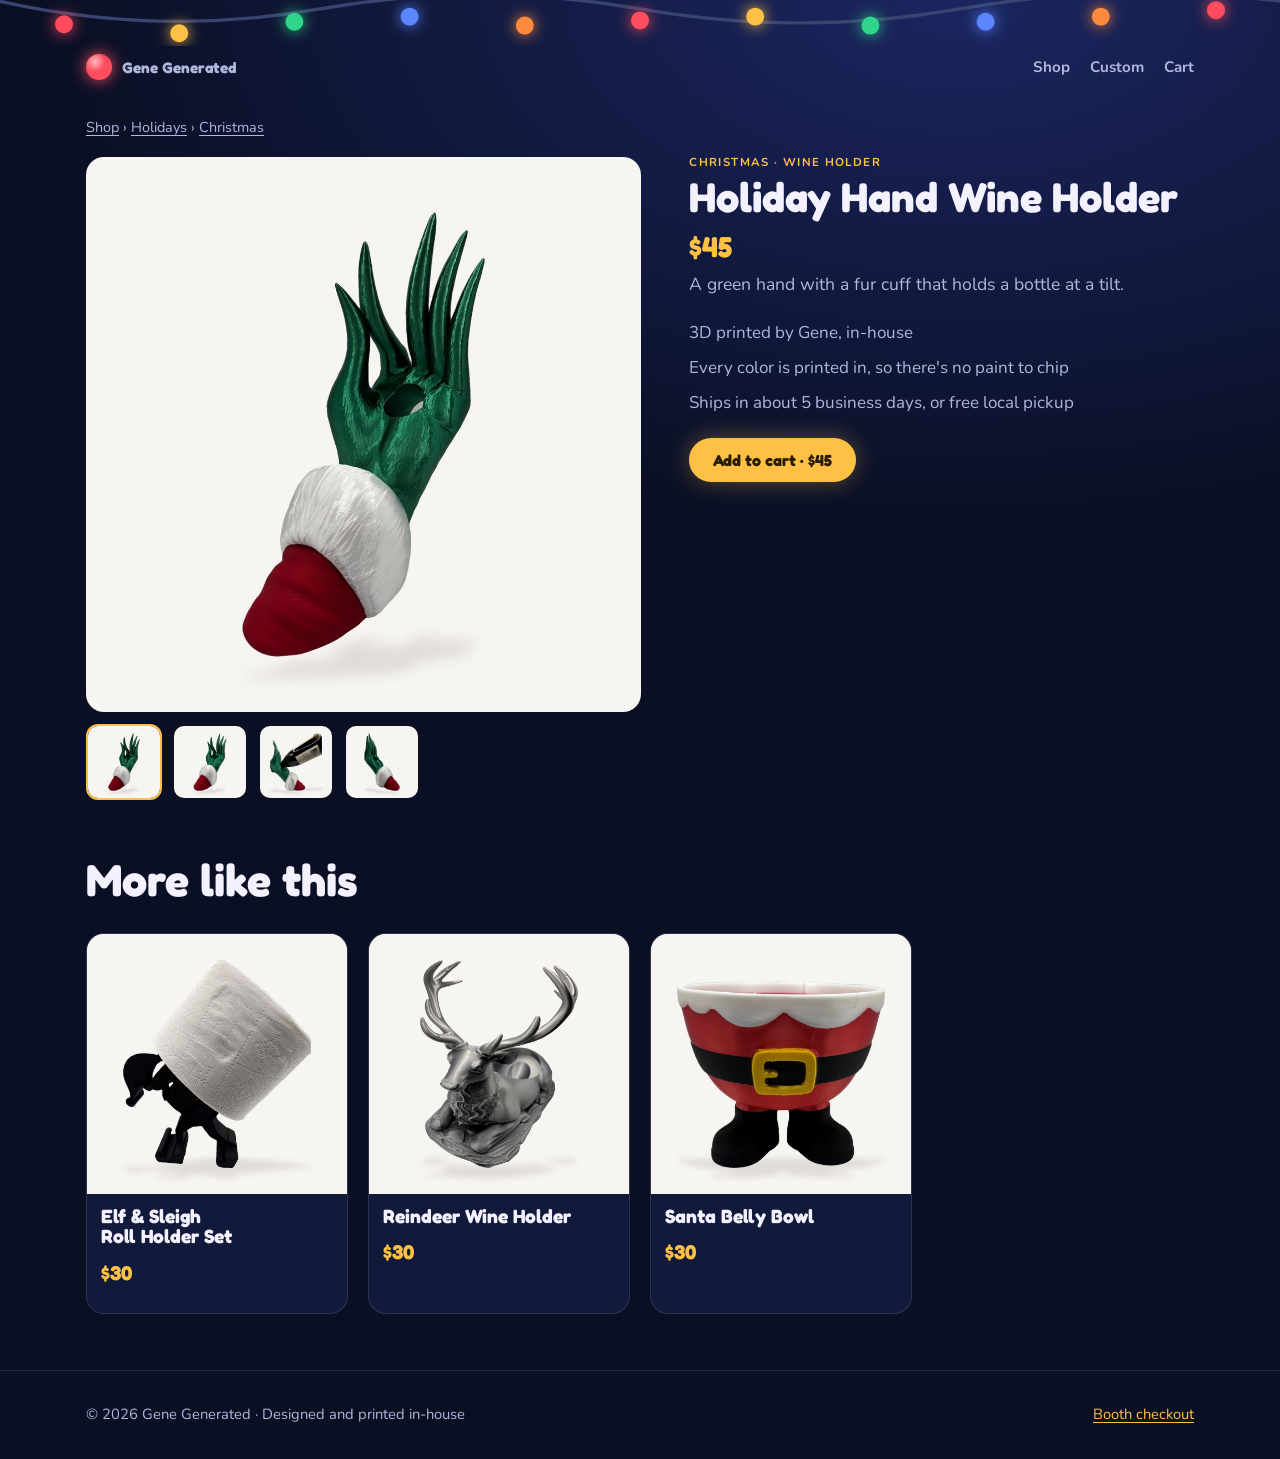
<file: shop/holiday-hand-wine-holder/index.html>
<!doctype html>
<html lang="en">
<head>
  <meta charset="utf-8">
  <meta name="viewport" content="width=device-width, initial-scale=1, viewport-fit=cover">
  <title>Holiday Hand Wine Holder · Gene Generated</title>
  <meta name="description" content="A green hand with a fur cuff that holds a bottle at a tilt.">
  <meta name="theme-color" content="#0a0f24">
  <link rel="canonical" href="https://genegenerated.com/shop/holiday-hand-wine-holder/">
  <link rel="icon" href="/assets/img/favicon.svg" type="image/svg+xml">
  <meta property="og:title" content="Holiday Hand Wine Holder · $45">
  <meta property="og:description" content="A green hand with a fur cuff that holds a bottle at a tilt.">
  <meta property="og:type" content="product">
  <meta property="og:url" content="https://genegenerated.com/shop/holiday-hand-wine-holder/">
  <meta property="og:image" content="https://genegenerated.com/assets/img/shop/holiday-hand-wine-holder-1.jpg">
  <meta property="product:price:amount" content="45.00">
  <meta property="product:price:currency" content="USD">
  <link rel="stylesheet" href="/styles.css">
  <script type="application/ld+json">{"@context":"https://schema.org","@type":"Product","name":"Holiday Hand Wine Holder","description":"A green hand with a fur cuff that holds a bottle at a tilt.","sku":"holiday-hand-wine-holder","image":["https://genegenerated.com/assets/img/shop/holiday-hand-wine-holder-1.jpg","https://genegenerated.com/assets/img/shop/holiday-hand-wine-holder-2.jpg","https://genegenerated.com/assets/img/shop/holiday-hand-wine-holder-3.jpg","https://genegenerated.com/assets/img/shop/holiday-hand-wine-holder-4.jpg"],"brand":{"@type":"Brand","name":"Gene Generated"},"category":"Holidays > Christmas > Wine holder","offers":{"@type":"Offer","url":"https://genegenerated.com/shop/holiday-hand-wine-holder/","priceCurrency":"USD","price":"45.00","availability":"https://schema.org/InStock","itemCondition":"https://schema.org/NewCondition"}}</script>
  <script src="/assets/js/pricing.js" defer></script>
  <script type="module" src="/assets/js/product.js"></script>
</head>
<body>
  <a class="skip-link" href="#main">Skip to content</a>
  <header class="site-header">
    <svg class="bulbs" viewBox="0 0 1000 46" preserveAspectRatio="xMidYMid slice" aria-hidden="true" focusable="false"><path d="M0 6 Q 125 34 250 12 T 500 12 T 750 12 T 1000 6" fill="none" stroke="#3a4470" stroke-width="2.5"/><circle cx="50" cy="24" r="7" fill="#ff4d5e" style="filter:drop-shadow(0 0 6px #ff4d5e)"/><circle cx="140" cy="31" r="7" fill="#ffc145" style="filter:drop-shadow(0 0 6px #ffc145)"/><circle cx="230" cy="22" r="7" fill="#2fd58a" style="filter:drop-shadow(0 0 6px #2fd58a)"/><circle cx="320" cy="18" r="7" fill="#5b86ff" style="filter:drop-shadow(0 0 6px #5b86ff)"/><circle cx="410" cy="25" r="7" fill="#ff8a3d" style="filter:drop-shadow(0 0 6px #ff8a3d)"/><circle cx="500" cy="21" r="7" fill="#ff4d5e" style="filter:drop-shadow(0 0 6px #ff4d5e)"/><circle cx="590" cy="18" r="7" fill="#ffc145" style="filter:drop-shadow(0 0 6px #ffc145)"/><circle cx="680" cy="25" r="7" fill="#2fd58a" style="filter:drop-shadow(0 0 6px #2fd58a)"/><circle cx="770" cy="22" r="7" fill="#5b86ff" style="filter:drop-shadow(0 0 6px #5b86ff)"/><circle cx="860" cy="18" r="7" fill="#ff8a3d" style="filter:drop-shadow(0 0 6px #ff8a3d)"/><circle cx="950" cy="13" r="7" fill="#ff4d5e" style="filter:drop-shadow(0 0 6px #ff4d5e)"/></svg>
    <div class="wrap nav">
      <a class="brand" href="/"><span class="brand-bulb" aria-hidden="true"></span>Gene Generated</a>
      <nav aria-label="Main">
        <ul>
          <li><a href="/#shop">Shop</a></li>
          <li><a href="/custom.html">Custom</a></li>
          <li><a class="cart-link" href="/design.html#cart">Cart<span class="cart-count" data-cart-count data-n="0">0</span></a></li>
        </ul>
      </nav>
    </div>
  </header>

  <main id="main" class="wrap product-page" data-product="holiday-hand-wine-holder">
    <nav class="crumbs" aria-label="Breadcrumb"><a href="/#shop">Shop</a> › <a href="/?cat=holidays#shop">Holidays</a> › <a href="/?cat=christmas#shop">Christmas</a></nav>
    <div class="pp-grid">
      <div class="pp-gallery">
        <img class="pp-main" src="/assets/img/shop/holiday-hand-wine-holder-1.jpg" alt="Holiday Hand Wine Holder" width="1000" height="1000" data-main>
        <div class="pp-thumbs"><button type="button" data-thumb="/assets/img/shop/holiday-hand-wine-holder-1.jpg" aria-label="Photo 1 of 4" aria-pressed="true"><img src="/assets/img/shop/holiday-hand-wine-holder-1.jpg" alt="" width="160" height="160" loading="lazy"></button><button type="button" data-thumb="/assets/img/shop/holiday-hand-wine-holder-2.jpg" aria-label="Photo 2 of 4" aria-pressed="false"><img src="/assets/img/shop/holiday-hand-wine-holder-2.jpg" alt="" width="160" height="160" loading="lazy"></button><button type="button" data-thumb="/assets/img/shop/holiday-hand-wine-holder-3.jpg" aria-label="Photo 3 of 4" aria-pressed="false"><img src="/assets/img/shop/holiday-hand-wine-holder-3.jpg" alt="" width="160" height="160" loading="lazy"></button><button type="button" data-thumb="/assets/img/shop/holiday-hand-wine-holder-4.jpg" aria-label="Photo 4 of 4" aria-pressed="false"><img src="/assets/img/shop/holiday-hand-wine-holder-4.jpg" alt="" width="160" height="160" loading="lazy"></button></div>
      </div>
      <div class="pp-info">
        <p class="shop-cat">Christmas · Wine holder</p>
        <h1>Holiday Hand Wine Holder</h1>
        <p class="pp-price">$45</p>
        <p class="lede">A green hand with a fur cuff that holds a bottle at a tilt.</p>
        <ul class="facts"><li>3D printed by Gene, in-house</li><li>Every color is printed in, so there&#39;s no paint to chip</li><li>Ships in about 5 business days, or free local pickup</li></ul>
        <div class="pp-buy">
          <button type="button" class="btn" data-add="holiday-hand-wine-holder">Add to cart · $45</button>
          <p class="help" data-add-status role="status" aria-live="polite"></p>
        </div>
      </div>
    </div>
    <section class="pp-related" aria-labelledby="rel-title"><h2 id="rel-title">More like this</h2><div class="shop-grid"><a class="shop-card shop-link" href="/shop/elf-sleigh-set/"><div class="shop-img"><img src="/assets/img/shop/elf-roll-holder-1.jpg" alt="" loading="lazy" width="1000" height="1000"></div><div class="shop-body"><h3>Elf &amp; Sleigh Roll Holder Set</h3><div class="shop-buy"><span class="price">$30</span></div></div></a><a class="shop-card shop-link" href="/shop/reindeer-wine-holder/"><div class="shop-img"><img src="/assets/img/shop/reindeer-wine-holder-1.jpg" alt="" loading="lazy" width="1000" height="1000"></div><div class="shop-body"><h3>Reindeer Wine Holder</h3><div class="shop-buy"><span class="price">$30</span></div></div></a><a class="shop-card shop-link" href="/shop/santa-bowl/"><div class="shop-img"><img src="/assets/img/shop/santa-bowl-1.jpg" alt="" loading="lazy" width="1000" height="1000"></div><div class="shop-body"><h3>Santa Belly Bowl</h3><div class="shop-buy"><span class="price">$30</span></div></div></a></div></section>
  </main>

  <footer class="site-footer">
    <div class="wrap"><span>© 2026 Gene Generated · Designed and printed in-house</span><a href="/booth.html">Booth checkout</a></div>
  </footer>
</body>
</html>
</file>
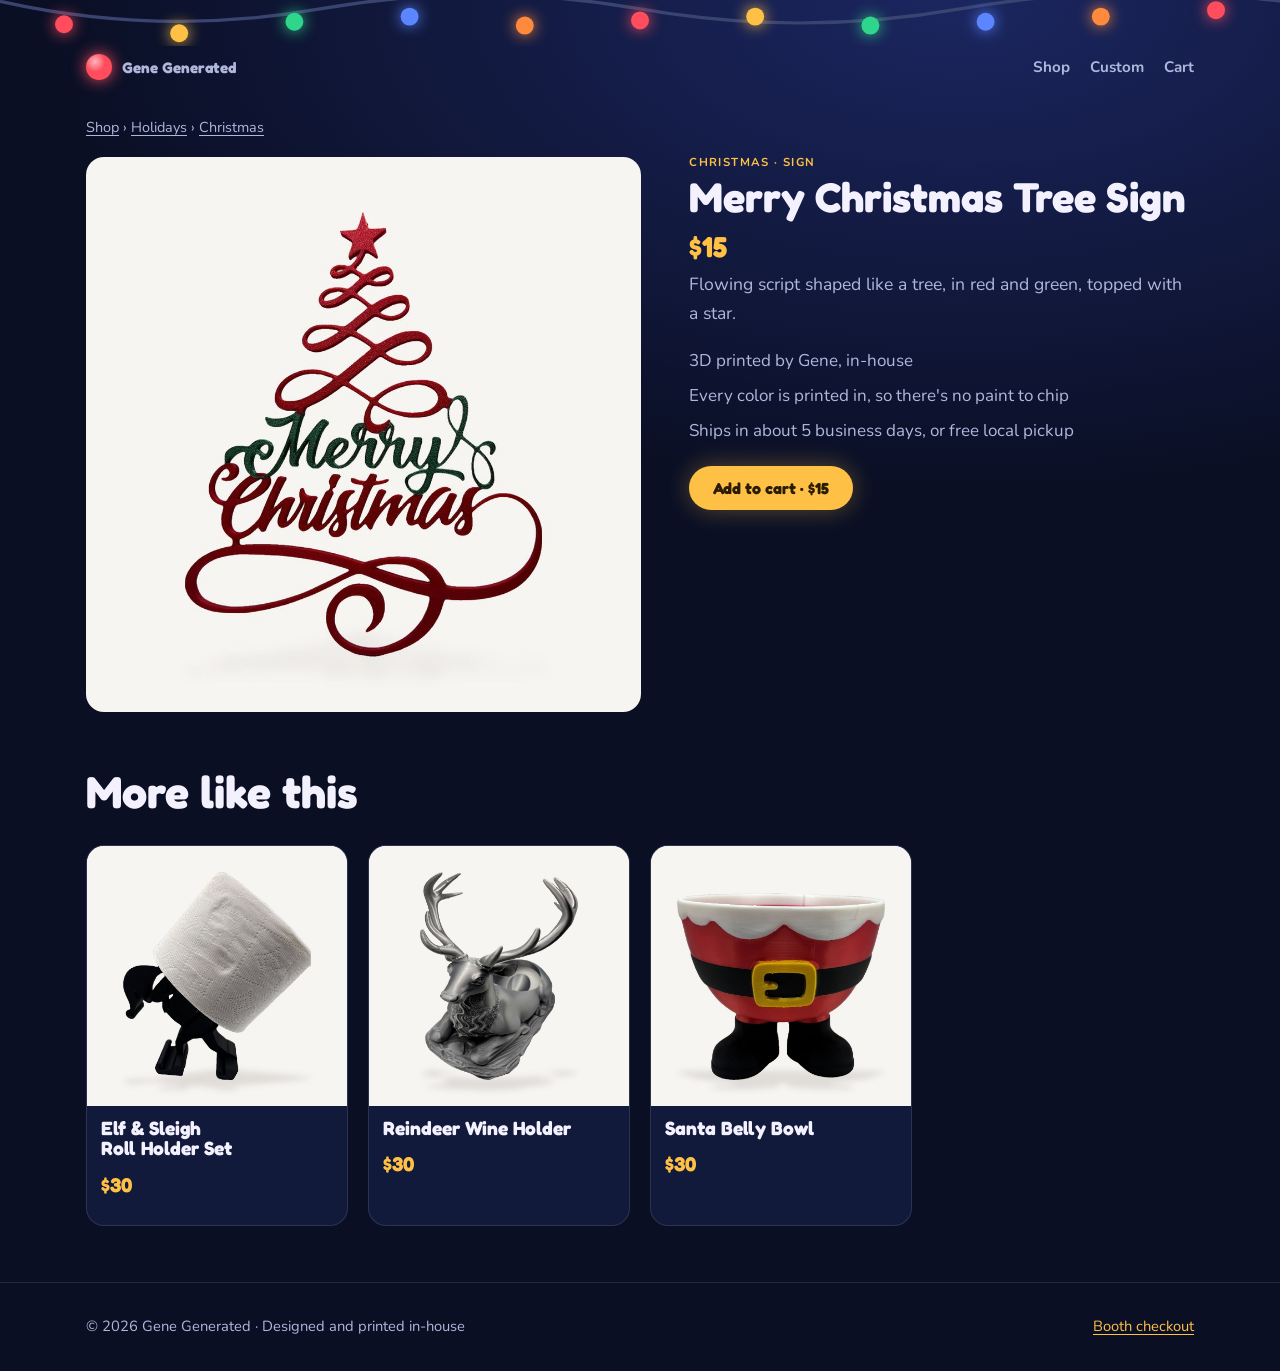
<file: shop/merry-tree-sign/index.html>
<!doctype html>
<html lang="en">
<head>
  <meta charset="utf-8">
  <meta name="viewport" content="width=device-width, initial-scale=1, viewport-fit=cover">
  <title>Merry Christmas Tree Sign · Gene Generated</title>
  <meta name="description" content="Flowing script shaped like a tree, in red and green, topped with a star.">
  <meta name="theme-color" content="#0a0f24">
  <link rel="canonical" href="https://genegenerated.com/shop/merry-tree-sign/">
  <link rel="icon" href="/assets/img/favicon.svg" type="image/svg+xml">
  <meta property="og:title" content="Merry Christmas Tree Sign · $15">
  <meta property="og:description" content="Flowing script shaped like a tree, in red and green, topped with a star.">
  <meta property="og:type" content="product">
  <meta property="og:url" content="https://genegenerated.com/shop/merry-tree-sign/">
  <meta property="og:image" content="https://genegenerated.com/assets/img/shop/merry-tree-sign-1.jpg">
  <meta property="product:price:amount" content="15.00">
  <meta property="product:price:currency" content="USD">
  <link rel="stylesheet" href="/styles.css">
  <script type="application/ld+json">{"@context":"https://schema.org","@type":"Product","name":"Merry Christmas Tree Sign","description":"Flowing script shaped like a tree, in red and green, topped with a star.","sku":"merry-tree-sign","image":["https://genegenerated.com/assets/img/shop/merry-tree-sign-1.jpg"],"brand":{"@type":"Brand","name":"Gene Generated"},"category":"Holidays > Christmas > Sign","offers":{"@type":"Offer","url":"https://genegenerated.com/shop/merry-tree-sign/","priceCurrency":"USD","price":"15.00","availability":"https://schema.org/InStock","itemCondition":"https://schema.org/NewCondition"}}</script>
  <script src="/assets/js/pricing.js" defer></script>
  <script type="module" src="/assets/js/product.js"></script>
</head>
<body>
  <a class="skip-link" href="#main">Skip to content</a>
  <header class="site-header">
    <svg class="bulbs" viewBox="0 0 1000 46" preserveAspectRatio="xMidYMid slice" aria-hidden="true" focusable="false"><path d="M0 6 Q 125 34 250 12 T 500 12 T 750 12 T 1000 6" fill="none" stroke="#3a4470" stroke-width="2.5"/><circle cx="50" cy="24" r="7" fill="#ff4d5e" style="filter:drop-shadow(0 0 6px #ff4d5e)"/><circle cx="140" cy="31" r="7" fill="#ffc145" style="filter:drop-shadow(0 0 6px #ffc145)"/><circle cx="230" cy="22" r="7" fill="#2fd58a" style="filter:drop-shadow(0 0 6px #2fd58a)"/><circle cx="320" cy="18" r="7" fill="#5b86ff" style="filter:drop-shadow(0 0 6px #5b86ff)"/><circle cx="410" cy="25" r="7" fill="#ff8a3d" style="filter:drop-shadow(0 0 6px #ff8a3d)"/><circle cx="500" cy="21" r="7" fill="#ff4d5e" style="filter:drop-shadow(0 0 6px #ff4d5e)"/><circle cx="590" cy="18" r="7" fill="#ffc145" style="filter:drop-shadow(0 0 6px #ffc145)"/><circle cx="680" cy="25" r="7" fill="#2fd58a" style="filter:drop-shadow(0 0 6px #2fd58a)"/><circle cx="770" cy="22" r="7" fill="#5b86ff" style="filter:drop-shadow(0 0 6px #5b86ff)"/><circle cx="860" cy="18" r="7" fill="#ff8a3d" style="filter:drop-shadow(0 0 6px #ff8a3d)"/><circle cx="950" cy="13" r="7" fill="#ff4d5e" style="filter:drop-shadow(0 0 6px #ff4d5e)"/></svg>
    <div class="wrap nav">
      <a class="brand" href="/"><span class="brand-bulb" aria-hidden="true"></span>Gene Generated</a>
      <nav aria-label="Main">
        <ul>
          <li><a href="/#shop">Shop</a></li>
          <li><a href="/custom.html">Custom</a></li>
          <li><a class="cart-link" href="/design.html#cart">Cart<span class="cart-count" data-cart-count data-n="0">0</span></a></li>
        </ul>
      </nav>
    </div>
  </header>

  <main id="main" class="wrap product-page" data-product="merry-tree-sign">
    <nav class="crumbs" aria-label="Breadcrumb"><a href="/#shop">Shop</a> › <a href="/?cat=holidays#shop">Holidays</a> › <a href="/?cat=christmas#shop">Christmas</a></nav>
    <div class="pp-grid">
      <div class="pp-gallery">
        <img class="pp-main" src="/assets/img/shop/merry-tree-sign-1.jpg" alt="Merry Christmas Tree Sign" width="1000" height="1000" data-main>
        
      </div>
      <div class="pp-info">
        <p class="shop-cat">Christmas · Sign</p>
        <h1>Merry Christmas Tree Sign</h1>
        <p class="pp-price">$15</p>
        <p class="lede">Flowing script shaped like a tree, in red and green, topped with a star.</p>
        <ul class="facts"><li>3D printed by Gene, in-house</li><li>Every color is printed in, so there&#39;s no paint to chip</li><li>Ships in about 5 business days, or free local pickup</li></ul>
        <div class="pp-buy">
          <button type="button" class="btn" data-add="merry-tree-sign">Add to cart · $15</button>
          <p class="help" data-add-status role="status" aria-live="polite"></p>
        </div>
      </div>
    </div>
    <section class="pp-related" aria-labelledby="rel-title"><h2 id="rel-title">More like this</h2><div class="shop-grid"><a class="shop-card shop-link" href="/shop/elf-sleigh-set/"><div class="shop-img"><img src="/assets/img/shop/elf-roll-holder-1.jpg" alt="" loading="lazy" width="1000" height="1000"></div><div class="shop-body"><h3>Elf &amp; Sleigh Roll Holder Set</h3><div class="shop-buy"><span class="price">$30</span></div></div></a><a class="shop-card shop-link" href="/shop/reindeer-wine-holder/"><div class="shop-img"><img src="/assets/img/shop/reindeer-wine-holder-1.jpg" alt="" loading="lazy" width="1000" height="1000"></div><div class="shop-body"><h3>Reindeer Wine Holder</h3><div class="shop-buy"><span class="price">$30</span></div></div></a><a class="shop-card shop-link" href="/shop/santa-bowl/"><div class="shop-img"><img src="/assets/img/shop/santa-bowl-1.jpg" alt="" loading="lazy" width="1000" height="1000"></div><div class="shop-body"><h3>Santa Belly Bowl</h3><div class="shop-buy"><span class="price">$30</span></div></div></a></div></section>
  </main>

  <footer class="site-footer">
    <div class="wrap"><span>© 2026 Gene Generated · Designed and printed in-house</span><a href="/booth.html">Booth checkout</a></div>
  </footer>
</body>
</html>
</file>
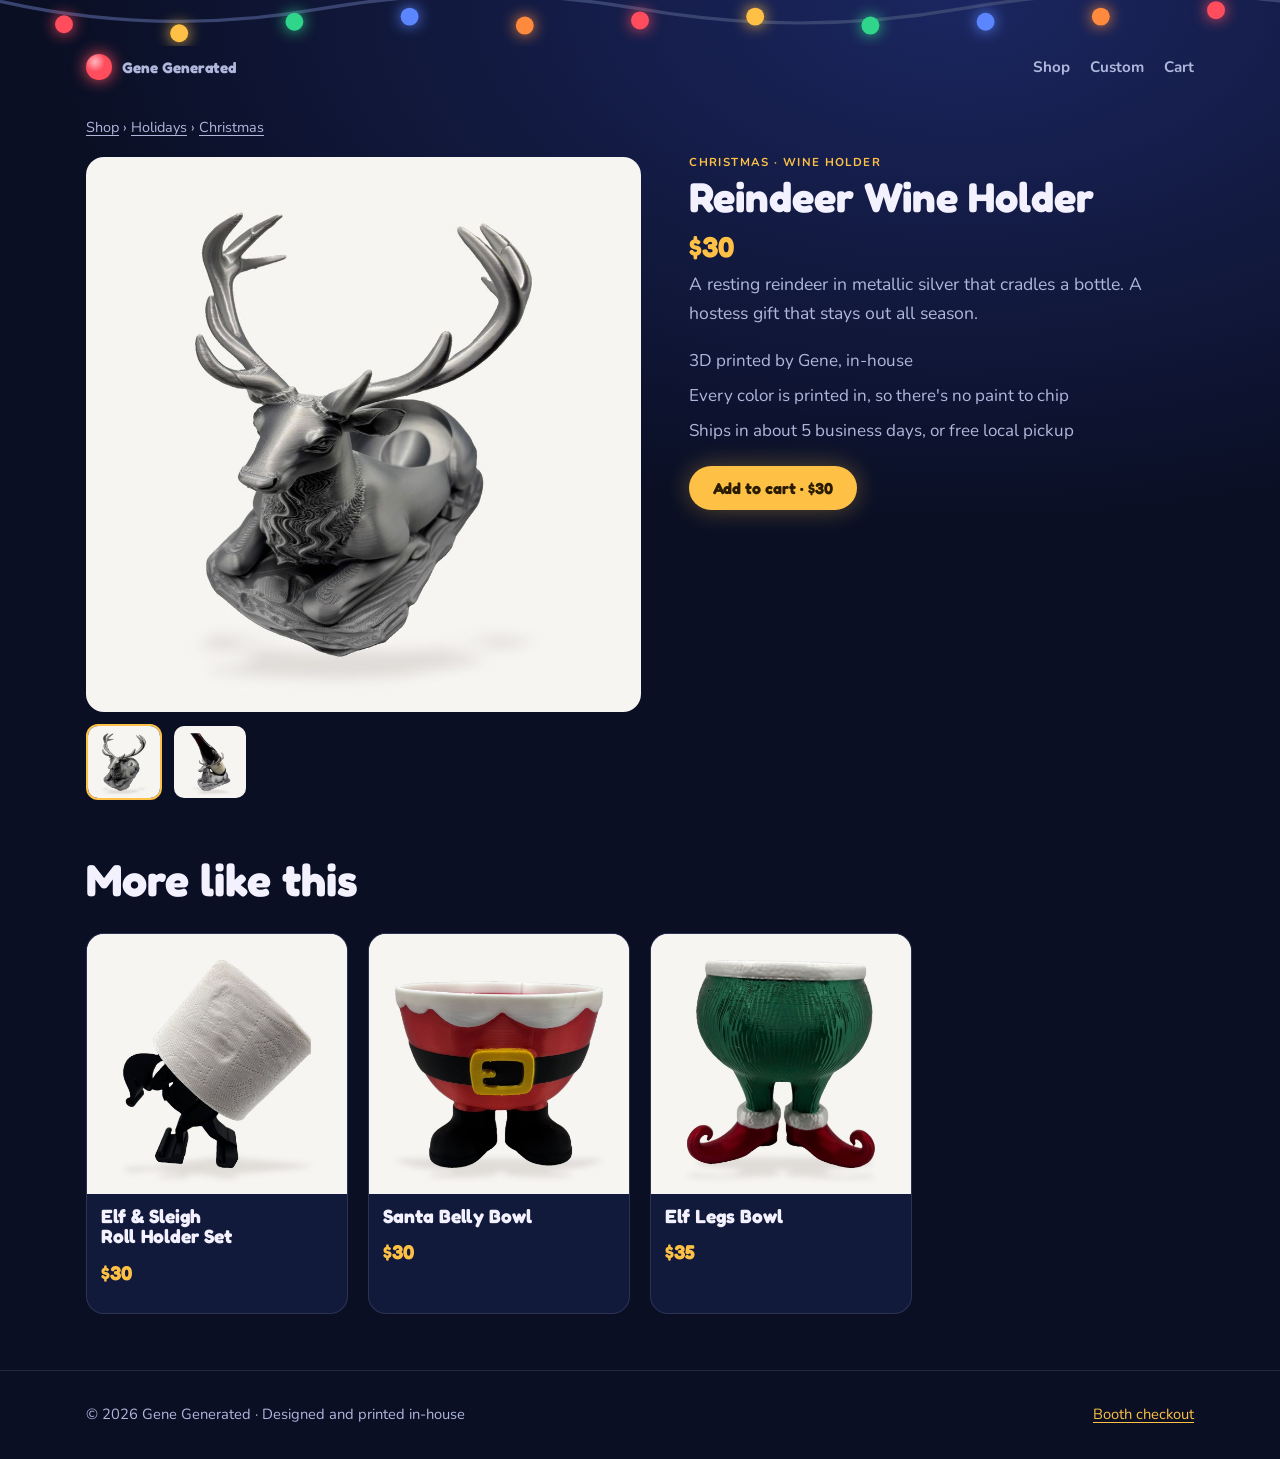
<file: shop/reindeer-wine-holder/index.html>
<!doctype html>
<html lang="en">
<head>
  <meta charset="utf-8">
  <meta name="viewport" content="width=device-width, initial-scale=1, viewport-fit=cover">
  <title>Reindeer Wine Holder · Gene Generated</title>
  <meta name="description" content="A resting reindeer in metallic silver that cradles a bottle. A hostess gift that stays out all season.">
  <meta name="theme-color" content="#0a0f24">
  <link rel="canonical" href="https://genegenerated.com/shop/reindeer-wine-holder/">
  <link rel="icon" href="/assets/img/favicon.svg" type="image/svg+xml">
  <meta property="og:title" content="Reindeer Wine Holder · $30">
  <meta property="og:description" content="A resting reindeer in metallic silver that cradles a bottle. A hostess gift that stays out all season.">
  <meta property="og:type" content="product">
  <meta property="og:url" content="https://genegenerated.com/shop/reindeer-wine-holder/">
  <meta property="og:image" content="https://genegenerated.com/assets/img/shop/reindeer-wine-holder-1.jpg">
  <meta property="product:price:amount" content="30.00">
  <meta property="product:price:currency" content="USD">
  <link rel="stylesheet" href="/styles.css">
  <script type="application/ld+json">{"@context":"https://schema.org","@type":"Product","name":"Reindeer Wine Holder","description":"A resting reindeer in metallic silver that cradles a bottle. A hostess gift that stays out all season.","sku":"reindeer-wine-holder","image":["https://genegenerated.com/assets/img/shop/reindeer-wine-holder-1.jpg","https://genegenerated.com/assets/img/shop/reindeer-wine-holder-2.jpg"],"brand":{"@type":"Brand","name":"Gene Generated"},"category":"Holidays > Christmas > Wine holder","offers":{"@type":"Offer","url":"https://genegenerated.com/shop/reindeer-wine-holder/","priceCurrency":"USD","price":"30.00","availability":"https://schema.org/InStock","itemCondition":"https://schema.org/NewCondition"}}</script>
  <script src="/assets/js/pricing.js" defer></script>
  <script type="module" src="/assets/js/product.js"></script>
</head>
<body>
  <a class="skip-link" href="#main">Skip to content</a>
  <header class="site-header">
    <svg class="bulbs" viewBox="0 0 1000 46" preserveAspectRatio="xMidYMid slice" aria-hidden="true" focusable="false"><path d="M0 6 Q 125 34 250 12 T 500 12 T 750 12 T 1000 6" fill="none" stroke="#3a4470" stroke-width="2.5"/><circle cx="50" cy="24" r="7" fill="#ff4d5e" style="filter:drop-shadow(0 0 6px #ff4d5e)"/><circle cx="140" cy="31" r="7" fill="#ffc145" style="filter:drop-shadow(0 0 6px #ffc145)"/><circle cx="230" cy="22" r="7" fill="#2fd58a" style="filter:drop-shadow(0 0 6px #2fd58a)"/><circle cx="320" cy="18" r="7" fill="#5b86ff" style="filter:drop-shadow(0 0 6px #5b86ff)"/><circle cx="410" cy="25" r="7" fill="#ff8a3d" style="filter:drop-shadow(0 0 6px #ff8a3d)"/><circle cx="500" cy="21" r="7" fill="#ff4d5e" style="filter:drop-shadow(0 0 6px #ff4d5e)"/><circle cx="590" cy="18" r="7" fill="#ffc145" style="filter:drop-shadow(0 0 6px #ffc145)"/><circle cx="680" cy="25" r="7" fill="#2fd58a" style="filter:drop-shadow(0 0 6px #2fd58a)"/><circle cx="770" cy="22" r="7" fill="#5b86ff" style="filter:drop-shadow(0 0 6px #5b86ff)"/><circle cx="860" cy="18" r="7" fill="#ff8a3d" style="filter:drop-shadow(0 0 6px #ff8a3d)"/><circle cx="950" cy="13" r="7" fill="#ff4d5e" style="filter:drop-shadow(0 0 6px #ff4d5e)"/></svg>
    <div class="wrap nav">
      <a class="brand" href="/"><span class="brand-bulb" aria-hidden="true"></span>Gene Generated</a>
      <nav aria-label="Main">
        <ul>
          <li><a href="/#shop">Shop</a></li>
          <li><a href="/custom.html">Custom</a></li>
          <li><a class="cart-link" href="/design.html#cart">Cart<span class="cart-count" data-cart-count data-n="0">0</span></a></li>
        </ul>
      </nav>
    </div>
  </header>

  <main id="main" class="wrap product-page" data-product="reindeer-wine-holder">
    <nav class="crumbs" aria-label="Breadcrumb"><a href="/#shop">Shop</a> › <a href="/?cat=holidays#shop">Holidays</a> › <a href="/?cat=christmas#shop">Christmas</a></nav>
    <div class="pp-grid">
      <div class="pp-gallery">
        <img class="pp-main" src="/assets/img/shop/reindeer-wine-holder-1.jpg" alt="Reindeer Wine Holder" width="1000" height="1000" data-main>
        <div class="pp-thumbs"><button type="button" data-thumb="/assets/img/shop/reindeer-wine-holder-1.jpg" aria-label="Photo 1 of 2" aria-pressed="true"><img src="/assets/img/shop/reindeer-wine-holder-1.jpg" alt="" width="160" height="160" loading="lazy"></button><button type="button" data-thumb="/assets/img/shop/reindeer-wine-holder-2.jpg" aria-label="Photo 2 of 2" aria-pressed="false"><img src="/assets/img/shop/reindeer-wine-holder-2.jpg" alt="" width="160" height="160" loading="lazy"></button></div>
      </div>
      <div class="pp-info">
        <p class="shop-cat">Christmas · Wine holder</p>
        <h1>Reindeer Wine Holder</h1>
        <p class="pp-price">$30</p>
        <p class="lede">A resting reindeer in metallic silver that cradles a bottle. A hostess gift that stays out all season.</p>
        <ul class="facts"><li>3D printed by Gene, in-house</li><li>Every color is printed in, so there&#39;s no paint to chip</li><li>Ships in about 5 business days, or free local pickup</li></ul>
        <div class="pp-buy">
          <button type="button" class="btn" data-add="reindeer-wine-holder">Add to cart · $30</button>
          <p class="help" data-add-status role="status" aria-live="polite"></p>
        </div>
      </div>
    </div>
    <section class="pp-related" aria-labelledby="rel-title"><h2 id="rel-title">More like this</h2><div class="shop-grid"><a class="shop-card shop-link" href="/shop/elf-sleigh-set/"><div class="shop-img"><img src="/assets/img/shop/elf-roll-holder-1.jpg" alt="" loading="lazy" width="1000" height="1000"></div><div class="shop-body"><h3>Elf &amp; Sleigh Roll Holder Set</h3><div class="shop-buy"><span class="price">$30</span></div></div></a><a class="shop-card shop-link" href="/shop/santa-bowl/"><div class="shop-img"><img src="/assets/img/shop/santa-bowl-1.jpg" alt="" loading="lazy" width="1000" height="1000"></div><div class="shop-body"><h3>Santa Belly Bowl</h3><div class="shop-buy"><span class="price">$30</span></div></div></a><a class="shop-card shop-link" href="/shop/elf-legs-bowl/"><div class="shop-img"><img src="/assets/img/shop/elf-legs-bowl-1.jpg" alt="" loading="lazy" width="1000" height="1000"></div><div class="shop-body"><h3>Elf Legs Bowl</h3><div class="shop-buy"><span class="price">$35</span></div></div></a></div></section>
  </main>

  <footer class="site-footer">
    <div class="wrap"><span>© 2026 Gene Generated · Designed and printed in-house</span><a href="/booth.html">Booth checkout</a></div>
  </footer>
</body>
</html>
</file>
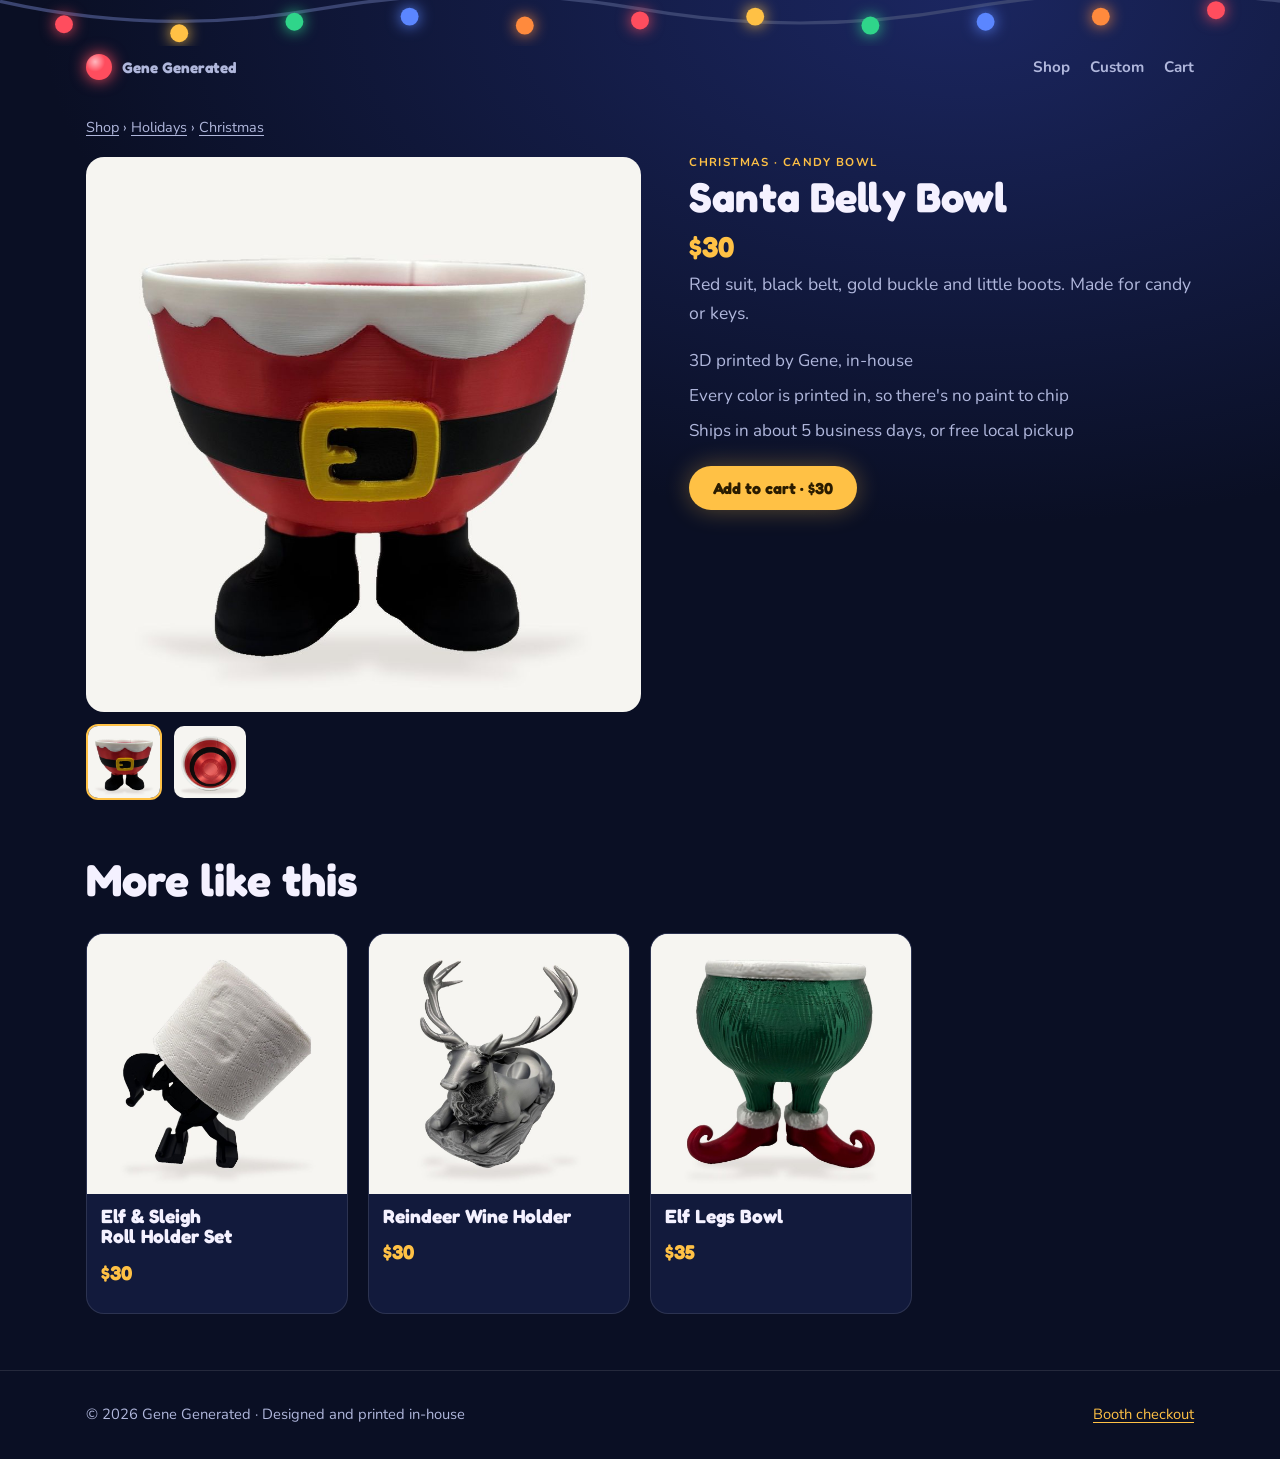
<file: shop/santa-bowl/index.html>
<!doctype html>
<html lang="en">
<head>
  <meta charset="utf-8">
  <meta name="viewport" content="width=device-width, initial-scale=1, viewport-fit=cover">
  <title>Santa Belly Bowl · Gene Generated</title>
  <meta name="description" content="Red suit, black belt, gold buckle and little boots. Made for candy or keys.">
  <meta name="theme-color" content="#0a0f24">
  <link rel="canonical" href="https://genegenerated.com/shop/santa-bowl/">
  <link rel="icon" href="/assets/img/favicon.svg" type="image/svg+xml">
  <meta property="og:title" content="Santa Belly Bowl · $30">
  <meta property="og:description" content="Red suit, black belt, gold buckle and little boots. Made for candy or keys.">
  <meta property="og:type" content="product">
  <meta property="og:url" content="https://genegenerated.com/shop/santa-bowl/">
  <meta property="og:image" content="https://genegenerated.com/assets/img/shop/santa-bowl-1.jpg">
  <meta property="product:price:amount" content="30.00">
  <meta property="product:price:currency" content="USD">
  <link rel="stylesheet" href="/styles.css">
  <script type="application/ld+json">{"@context":"https://schema.org","@type":"Product","name":"Santa Belly Bowl","description":"Red suit, black belt, gold buckle and little boots. Made for candy or keys.","sku":"santa-bowl","image":["https://genegenerated.com/assets/img/shop/santa-bowl-1.jpg","https://genegenerated.com/assets/img/shop/santa-bowl-2.jpg"],"brand":{"@type":"Brand","name":"Gene Generated"},"category":"Holidays > Christmas > Candy bowl","offers":{"@type":"Offer","url":"https://genegenerated.com/shop/santa-bowl/","priceCurrency":"USD","price":"30.00","availability":"https://schema.org/InStock","itemCondition":"https://schema.org/NewCondition"}}</script>
  <script src="/assets/js/pricing.js" defer></script>
  <script type="module" src="/assets/js/product.js"></script>
</head>
<body>
  <a class="skip-link" href="#main">Skip to content</a>
  <header class="site-header">
    <svg class="bulbs" viewBox="0 0 1000 46" preserveAspectRatio="xMidYMid slice" aria-hidden="true" focusable="false"><path d="M0 6 Q 125 34 250 12 T 500 12 T 750 12 T 1000 6" fill="none" stroke="#3a4470" stroke-width="2.5"/><circle cx="50" cy="24" r="7" fill="#ff4d5e" style="filter:drop-shadow(0 0 6px #ff4d5e)"/><circle cx="140" cy="31" r="7" fill="#ffc145" style="filter:drop-shadow(0 0 6px #ffc145)"/><circle cx="230" cy="22" r="7" fill="#2fd58a" style="filter:drop-shadow(0 0 6px #2fd58a)"/><circle cx="320" cy="18" r="7" fill="#5b86ff" style="filter:drop-shadow(0 0 6px #5b86ff)"/><circle cx="410" cy="25" r="7" fill="#ff8a3d" style="filter:drop-shadow(0 0 6px #ff8a3d)"/><circle cx="500" cy="21" r="7" fill="#ff4d5e" style="filter:drop-shadow(0 0 6px #ff4d5e)"/><circle cx="590" cy="18" r="7" fill="#ffc145" style="filter:drop-shadow(0 0 6px #ffc145)"/><circle cx="680" cy="25" r="7" fill="#2fd58a" style="filter:drop-shadow(0 0 6px #2fd58a)"/><circle cx="770" cy="22" r="7" fill="#5b86ff" style="filter:drop-shadow(0 0 6px #5b86ff)"/><circle cx="860" cy="18" r="7" fill="#ff8a3d" style="filter:drop-shadow(0 0 6px #ff8a3d)"/><circle cx="950" cy="13" r="7" fill="#ff4d5e" style="filter:drop-shadow(0 0 6px #ff4d5e)"/></svg>
    <div class="wrap nav">
      <a class="brand" href="/"><span class="brand-bulb" aria-hidden="true"></span>Gene Generated</a>
      <nav aria-label="Main">
        <ul>
          <li><a href="/#shop">Shop</a></li>
          <li><a href="/custom.html">Custom</a></li>
          <li><a class="cart-link" href="/design.html#cart">Cart<span class="cart-count" data-cart-count data-n="0">0</span></a></li>
        </ul>
      </nav>
    </div>
  </header>

  <main id="main" class="wrap product-page" data-product="santa-bowl">
    <nav class="crumbs" aria-label="Breadcrumb"><a href="/#shop">Shop</a> › <a href="/?cat=holidays#shop">Holidays</a> › <a href="/?cat=christmas#shop">Christmas</a></nav>
    <div class="pp-grid">
      <div class="pp-gallery">
        <img class="pp-main" src="/assets/img/shop/santa-bowl-1.jpg" alt="Santa Belly Bowl" width="1000" height="1000" data-main>
        <div class="pp-thumbs"><button type="button" data-thumb="/assets/img/shop/santa-bowl-1.jpg" aria-label="Photo 1 of 2" aria-pressed="true"><img src="/assets/img/shop/santa-bowl-1.jpg" alt="" width="160" height="160" loading="lazy"></button><button type="button" data-thumb="/assets/img/shop/santa-bowl-2.jpg" aria-label="Photo 2 of 2" aria-pressed="false"><img src="/assets/img/shop/santa-bowl-2.jpg" alt="" width="160" height="160" loading="lazy"></button></div>
      </div>
      <div class="pp-info">
        <p class="shop-cat">Christmas · Candy bowl</p>
        <h1>Santa Belly Bowl</h1>
        <p class="pp-price">$30</p>
        <p class="lede">Red suit, black belt, gold buckle and little boots. Made for candy or keys.</p>
        <ul class="facts"><li>3D printed by Gene, in-house</li><li>Every color is printed in, so there&#39;s no paint to chip</li><li>Ships in about 5 business days, or free local pickup</li></ul>
        <div class="pp-buy">
          <button type="button" class="btn" data-add="santa-bowl">Add to cart · $30</button>
          <p class="help" data-add-status role="status" aria-live="polite"></p>
        </div>
      </div>
    </div>
    <section class="pp-related" aria-labelledby="rel-title"><h2 id="rel-title">More like this</h2><div class="shop-grid"><a class="shop-card shop-link" href="/shop/elf-sleigh-set/"><div class="shop-img"><img src="/assets/img/shop/elf-roll-holder-1.jpg" alt="" loading="lazy" width="1000" height="1000"></div><div class="shop-body"><h3>Elf &amp; Sleigh Roll Holder Set</h3><div class="shop-buy"><span class="price">$30</span></div></div></a><a class="shop-card shop-link" href="/shop/reindeer-wine-holder/"><div class="shop-img"><img src="/assets/img/shop/reindeer-wine-holder-1.jpg" alt="" loading="lazy" width="1000" height="1000"></div><div class="shop-body"><h3>Reindeer Wine Holder</h3><div class="shop-buy"><span class="price">$30</span></div></div></a><a class="shop-card shop-link" href="/shop/elf-legs-bowl/"><div class="shop-img"><img src="/assets/img/shop/elf-legs-bowl-1.jpg" alt="" loading="lazy" width="1000" height="1000"></div><div class="shop-body"><h3>Elf Legs Bowl</h3><div class="shop-buy"><span class="price">$35</span></div></div></a></div></section>
  </main>

  <footer class="site-footer">
    <div class="wrap"><span>© 2026 Gene Generated · Designed and printed in-house</span><a href="/booth.html">Booth checkout</a></div>
  </footer>
</body>
</html>
</file>
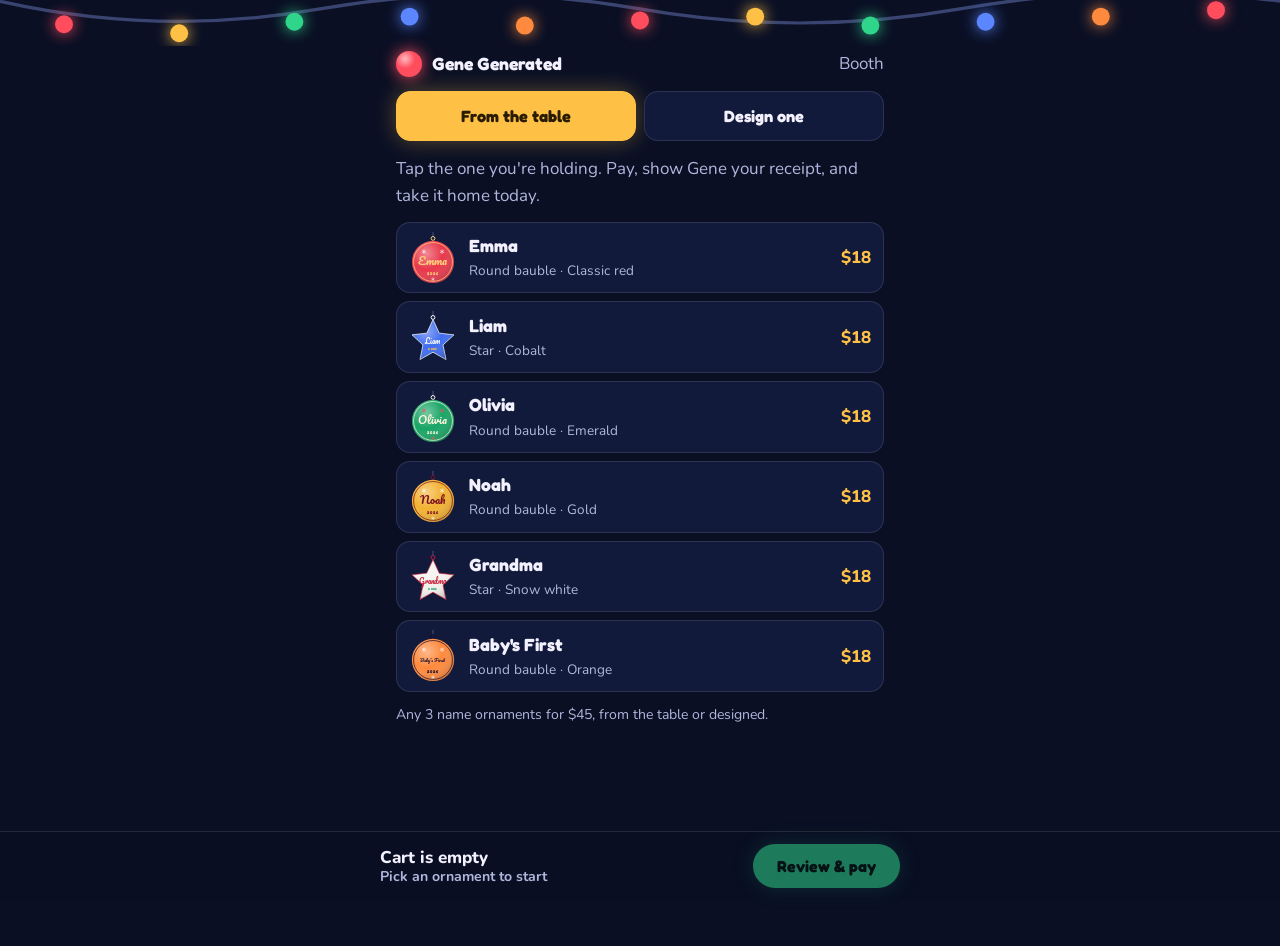
<file: booth.html>
<!doctype html>
<html lang="en">
<head>
  <meta charset="utf-8">
  <meta name="viewport" content="width=device-width, initial-scale=1, viewport-fit=cover">
  <title>Booth Checkout · Gene Generated</title>
  <meta name="description" content="At the Gene Generated booth: design an ornament or buy one from the table, and pay on your phone.">
  <meta name="theme-color" content="#0a0f24">
  <meta name="robots" content="noindex">
  <link rel="icon" href="/assets/img/favicon.svg" type="image/svg+xml">
  <link rel="preload" href="/assets/fonts/pacifico-latin-400-normal.woff2" as="font" type="font/woff2" crossorigin>
  <link rel="modulepreload" href="/assets/vendor/three.module.min.js">
  <link rel="stylesheet" href="/styles.css">
  <script src="/assets/js/pricing.js" defer></script>
  <script type="module" src="/assets/js/booth.js"></script>
</head>
<body class="booth-body">
  <svg class="bulbs" viewBox="0 0 1000 46" preserveAspectRatio="xMidYMid slice" aria-hidden="true" focusable="false"><path d="M0 6 Q 125 34 250 12 T 500 12 T 750 12 T 1000 6" fill="none" stroke="#3a4470" stroke-width="2.5"/><circle cx="50" cy="24" r="7" fill="#ff4d5e" style="filter:drop-shadow(0 0 6px #ff4d5e)"/><circle cx="140" cy="31" r="7" fill="#ffc145" style="filter:drop-shadow(0 0 6px #ffc145)"/><circle cx="230" cy="22" r="7" fill="#2fd58a" style="filter:drop-shadow(0 0 6px #2fd58a)"/><circle cx="320" cy="18" r="7" fill="#5b86ff" style="filter:drop-shadow(0 0 6px #5b86ff)"/><circle cx="410" cy="25" r="7" fill="#ff8a3d" style="filter:drop-shadow(0 0 6px #ff8a3d)"/><circle cx="500" cy="21" r="7" fill="#ff4d5e" style="filter:drop-shadow(0 0 6px #ff4d5e)"/><circle cx="590" cy="18" r="7" fill="#ffc145" style="filter:drop-shadow(0 0 6px #ffc145)"/><circle cx="680" cy="25" r="7" fill="#2fd58a" style="filter:drop-shadow(0 0 6px #2fd58a)"/><circle cx="770" cy="22" r="7" fill="#5b86ff" style="filter:drop-shadow(0 0 6px #5b86ff)"/><circle cx="860" cy="18" r="7" fill="#ff8a3d" style="filter:drop-shadow(0 0 6px #ff8a3d)"/><circle cx="950" cy="13" r="7" fill="#ff4d5e" style="filter:drop-shadow(0 0 6px #ff4d5e)"/></svg>
  <main class="booth" id="main">
    <div class="booth-top">
      <a class="brand" href="/"><span class="brand-bulb" aria-hidden="true"></span>Gene Generated</a>
      <span class="muted">Booth</span>
    </div>
    <p class="error" role="alert" data-canceled hidden>Checkout was canceled. Your cart is still here.</p>

    <div class="booth-tabs" role="tablist" aria-label="How do you want to buy?">
      <button type="button" role="tab" id="tab-table" aria-controls="panel-table" aria-selected="true">From the table</button>
      <button type="button" role="tab" id="tab-design" aria-controls="panel-design" aria-selected="false" tabindex="-1">Design one</button>
    </div>

    <section id="panel-table" role="tabpanel" aria-labelledby="tab-table" style="display:grid;gap:12px">
      <p class="muted">Tap the one you're holding. Pay, show Gene your receipt, and take it home today.</p>
      <ul class="table-list" data-table-list></ul>
      <p class="help" data-bundle-note></p>
    </section>

    <section id="panel-design" role="tabpanel" aria-labelledby="tab-design" hidden style="display:grid;gap:16px">
      <div class="stage" id="stage" tabindex="0" role="img" aria-label="3D ornament preview">
        <div class="orn2d" aria-hidden="true"></div>
        <span class="spin-hint">Drag to spin it</span>
      </div>
      <div id="controls" style="display:grid;gap:16px"></div>
      <p class="help">Designed ornaments are printed to order and shipped to you. Want a photo ornament? Use the <a href="/design.html?kind=photo">full designer</a>.</p>
    </section>
  </main>

  <div class="paybar">
    <div class="paybar-inner">
      <span class="what" data-pay-what>Cart is empty<small>Pick an ornament to start</small></span>
      <button type="button" class="btn btn-go" data-open-cart disabled>Review &amp; pay</button>
    </div>
  </div>

  <dialog class="sheet" id="cart-sheet" aria-labelledby="cart-title">
    <div style="display:flex;justify-content:flex-end;padding:12px 12px 0"><button type="button" class="btn btn-ghost btn-small" data-close>Close</button></div>
    <section class="cart" id="cart"></section>
  </dialog>
  <div class="toast" role="status" aria-live="polite" hidden></div>
</body>
</html>
</file>
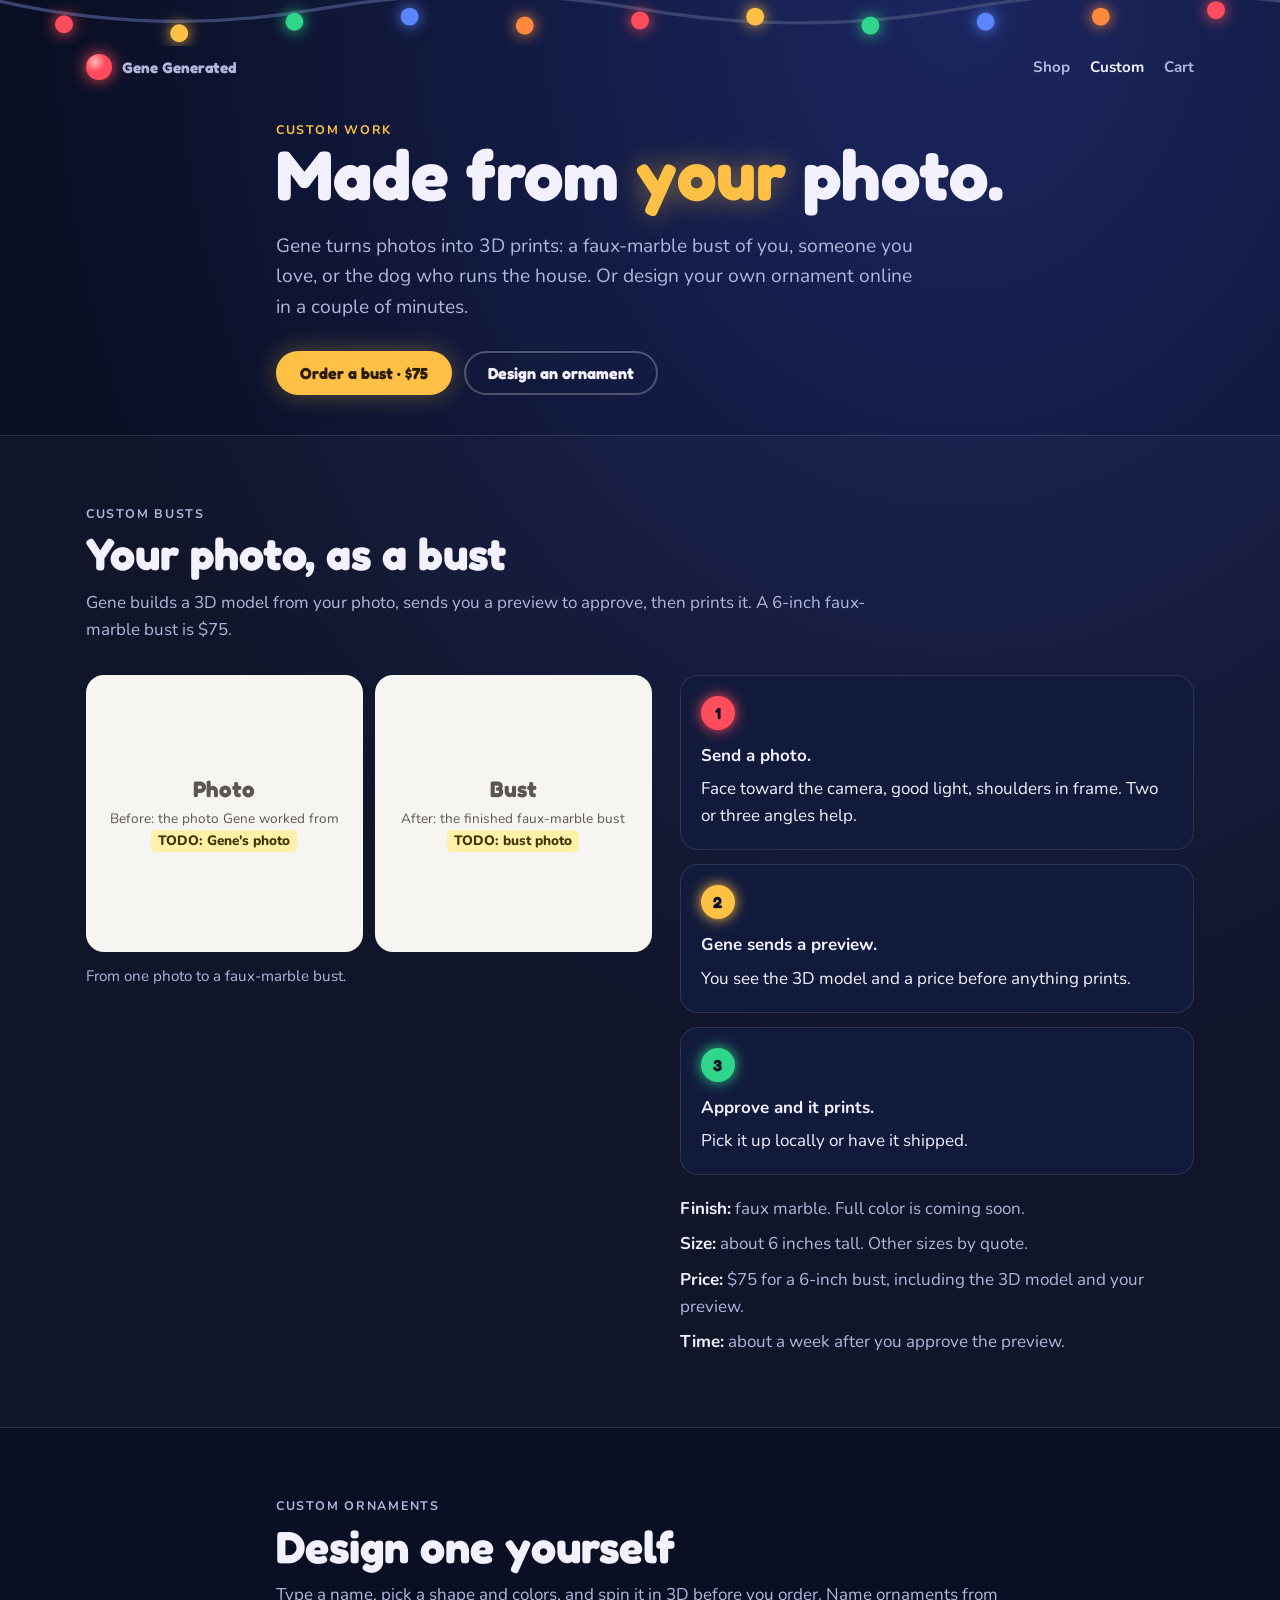
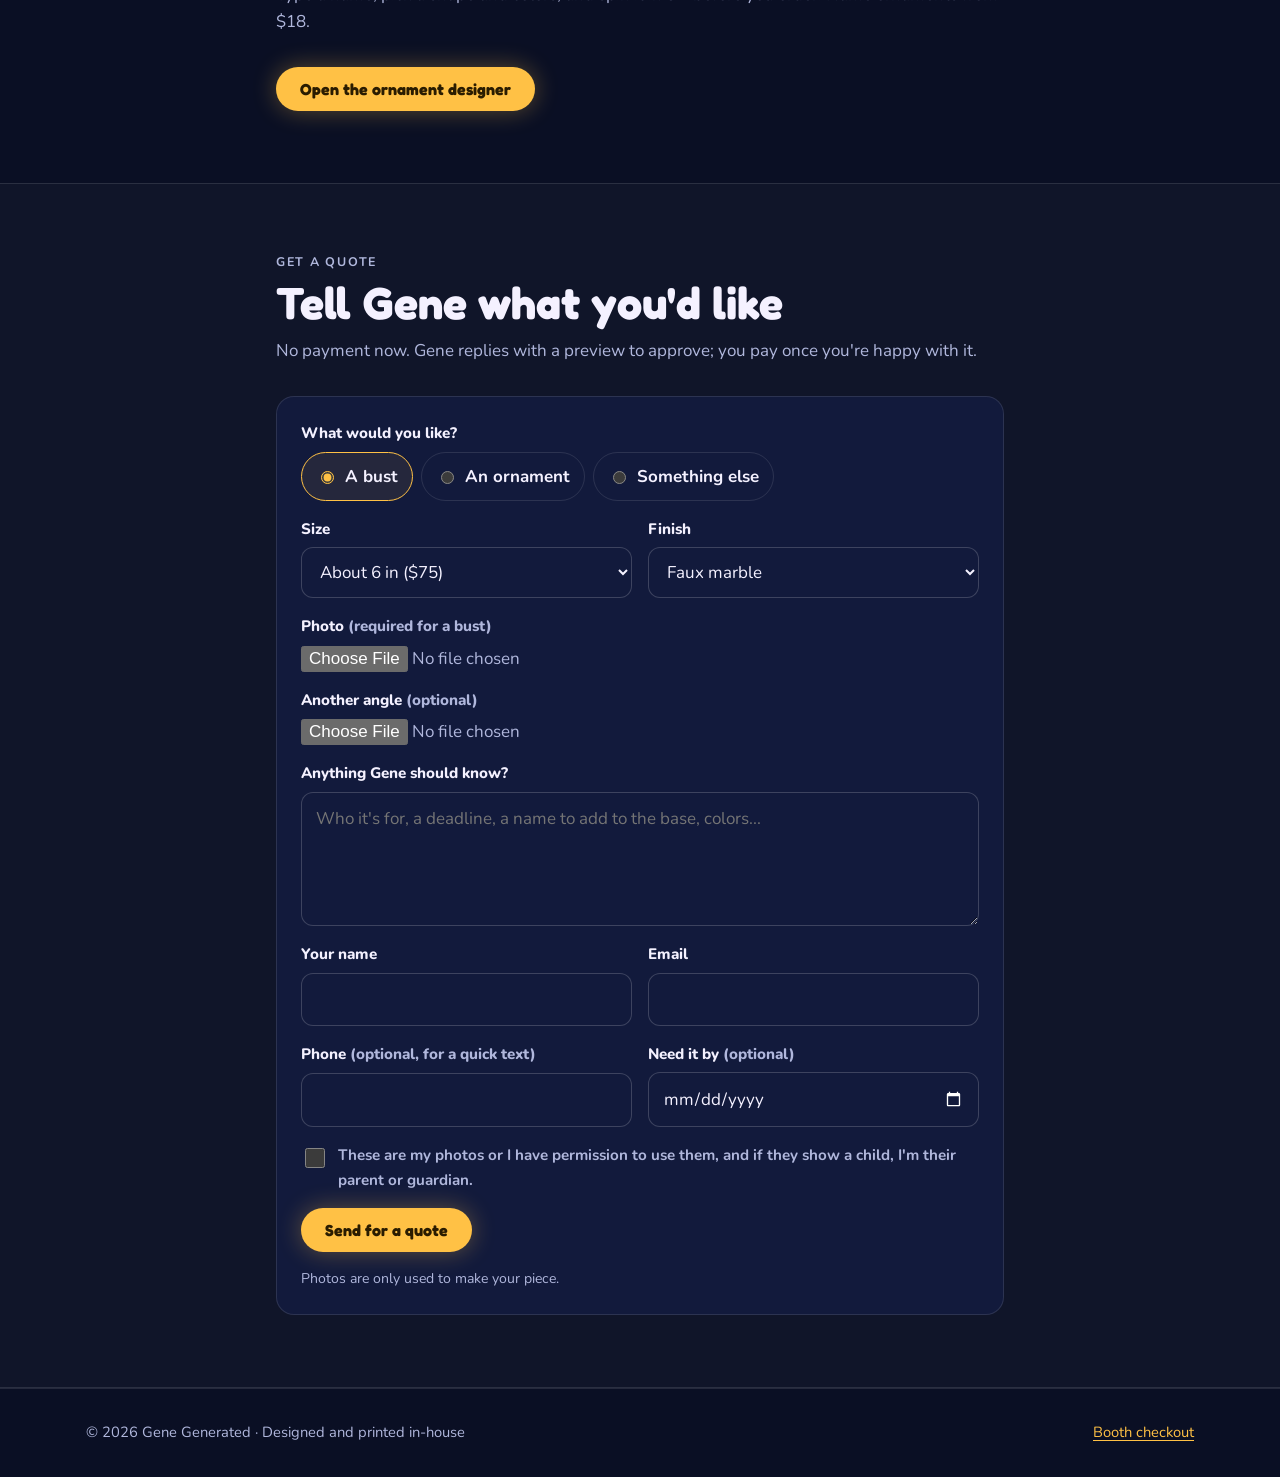
<file: custom.html>
<!doctype html>
<html lang="en">
<head>
  <meta charset="utf-8">
  <meta name="viewport" content="width=device-width, initial-scale=1, viewport-fit=cover">
  <title>Custom Busts &amp; Ornaments · Gene Generated</title>
  <meta name="description" content="Custom 3D-printed busts from your photo, and personalized ornaments. Send a photo and get a quote from Gene.">
  <meta name="theme-color" content="#0a0f24">
  <link rel="canonical" href="https://genegenerated.com/custom.html">
  <link rel="icon" href="/assets/img/favicon.svg" type="image/svg+xml">
  <meta property="og:title" content="Custom busts and ornaments · Gene Generated">
  <meta property="og:description" content="Send a photo. Gene models it and prints it: a bust of you, someone you love, or your pet.">
  <meta property="og:type" content="website">
  <meta property="og:url" content="https://genegenerated.com/custom.html">
  <link rel="stylesheet" href="/styles.css">
  <script src="/assets/js/pricing.js" defer></script>
  <script type="module" src="/assets/js/custom.js"></script>
</head>
<body>
  <a class="skip-link" href="#main">Skip to content</a>
  <header class="site-header">
    <svg class="bulbs" viewBox="0 0 1000 46" preserveAspectRatio="xMidYMid slice" aria-hidden="true" focusable="false"><path d="M0 6 Q 125 34 250 12 T 500 12 T 750 12 T 1000 6" fill="none" stroke="#3a4470" stroke-width="2.5"/><circle cx="50" cy="24" r="7" fill="#ff4d5e" style="filter:drop-shadow(0 0 6px #ff4d5e)"/><circle cx="140" cy="31" r="7" fill="#ffc145" style="filter:drop-shadow(0 0 6px #ffc145)"/><circle cx="230" cy="22" r="7" fill="#2fd58a" style="filter:drop-shadow(0 0 6px #2fd58a)"/><circle cx="320" cy="18" r="7" fill="#5b86ff" style="filter:drop-shadow(0 0 6px #5b86ff)"/><circle cx="410" cy="25" r="7" fill="#ff8a3d" style="filter:drop-shadow(0 0 6px #ff8a3d)"/><circle cx="500" cy="21" r="7" fill="#ff4d5e" style="filter:drop-shadow(0 0 6px #ff4d5e)"/><circle cx="590" cy="18" r="7" fill="#ffc145" style="filter:drop-shadow(0 0 6px #ffc145)"/><circle cx="680" cy="25" r="7" fill="#2fd58a" style="filter:drop-shadow(0 0 6px #2fd58a)"/><circle cx="770" cy="22" r="7" fill="#5b86ff" style="filter:drop-shadow(0 0 6px #5b86ff)"/><circle cx="860" cy="18" r="7" fill="#ff8a3d" style="filter:drop-shadow(0 0 6px #ff8a3d)"/><circle cx="950" cy="13" r="7" fill="#ff4d5e" style="filter:drop-shadow(0 0 6px #ff4d5e)"/></svg>
    <div class="wrap nav">
      <a class="brand" href="/"><span class="brand-bulb" aria-hidden="true"></span>Gene Generated</a>
      <nav aria-label="Main">
        <ul>
          <li><a href="/#shop">Shop</a></li>
          <li><a href="/custom.html" aria-current="page">Custom</a></li>
          <li><a class="cart-link" href="/design.html#cart">Cart<span class="cart-count" data-cart-count data-n="0">0</span></a></li>
        </ul>
      </nav>
    </div>
  </header>

  <main id="main">
    <section class="hero hero-slim">
      <div class="wrap narrow">
        <p class="eyebrow">Custom work</p>
        <h1>Made from <em>your</em> photo.</h1>
        <p class="lede">Gene turns photos into 3D prints: a faux-marble bust of you, someone you love, or the dog who runs the house. Or design your own ornament online in a couple of minutes.</p>
        <div class="hero-actions">
          <a class="btn" href="#quote">Order a bust · $75</a>
          <a class="btn btn-ghost" href="/design.html">Design an ornament</a>
        </div>
      </div>
    </section>

    <section class="section band" id="busts" aria-labelledby="busts-title">
      <div class="wrap">
        <div class="section-head">
          <p class="eyebrow">Custom busts</p>
          <h2 id="busts-title">Your photo, as a bust</h2>
          <p>Gene builds a 3D model from your photo, sends you a preview to approve, then prints it. A 6-inch faux-marble bust is $75.</p>
        </div>
        <div class="bust-grid">
          <figure class="bust-pair">
            <!-- TODO(Gene): the photo you used and a photo of your faux-marble bust, 1000x1000 each.
                 Put them in assets/img/custom/ and swap the two .ph divs for <img> tags. -->
            <div class="ph"><b>Photo</b><span>Before: the photo Gene worked from <span class="todo">TODO: Gene's photo</span></span></div>
            <div class="ph"><b>Bust</b><span>After: the finished faux-marble bust <span class="todo">TODO: bust photo</span></span></div>
            <figcaption>From one photo to a faux-marble bust.</figcaption>
          </figure>
          <div>
            <ol class="steps steps-1">
              <li><strong>Send a photo.</strong> Face toward the camera, good light, shoulders in frame. Two or three angles help.</li>
              <li><strong>Gene sends a preview.</strong> You see the 3D model and a price before anything prints.</li>
              <li><strong>Approve and it prints.</strong> Pick it up locally or have it shipped.</li>
            </ol>
            <ul class="facts">
              <li><b>Finish:</b> faux marble. Full color is coming soon.</li>
              <li><b>Size:</b> about 6 inches tall. Other sizes by quote.</li>
              <li><b>Price:</b> $75 for a 6-inch bust, including the 3D model and your preview.</li>
              <li><b>Time:</b> about a week after you approve the preview.</li>
            </ul>
          </div>
        </div>
      </div>
    </section>

    <section class="section" id="ornaments" aria-labelledby="orn-title">
      <div class="wrap narrow">
        <div class="section-head">
          <p class="eyebrow">Custom ornaments</p>
          <h2 id="orn-title">Design one yourself</h2>
          <p>Type a name, pick a shape and colors, and spin it in 3D before you order. Name ornaments from <span data-from-price>$18</span>.</p>
        </div>
        <p><a class="btn" href="/design.html">Open the ornament designer</a></p>
      </div>
    </section>

    <section class="section band" id="quote" aria-labelledby="quote-title">
      <div class="wrap narrow">
        <div class="section-head">
          <p class="eyebrow">Get a quote</p>
          <h2 id="quote-title">Tell Gene what you'd like</h2>
          <p>No payment now. Gene replies with a preview to approve; you pay once you're happy with it.</p>
        </div>
        <form class="contact-form" name="custom-quote" method="POST" action="/thanks.html?from=quote" enctype="multipart/form-data" data-netlify="true" netlify-honeypot="bot-field" data-quote-form>
          <input type="hidden" name="form-name" value="custom-quote">
          <p class="visually-hidden"><label>Leave this empty <input name="bot-field" tabindex="-1" autocomplete="off"></label></p>
          <div class="field">
            <span class="label" id="q-what-l">What would you like?</span>
            <div class="pick" role="radiogroup" aria-labelledby="q-what-l">
              <label><input type="radio" name="what" value="Bust" checked> A bust</label>
              <label><input type="radio" name="what" value="Ornament"> An ornament</label>
              <label><input type="radio" name="what" value="Something else"> Something else</label>
            </div>
          </div>
          <div class="row2" data-bust-only>
            <div class="field"><label for="q-size">Size</label>
              <select id="q-size" name="size"><option selected>About 6 in ($75)</option><option>Smaller (quote)</option><option>Larger (quote)</option><option>Not sure</option></select></div>
            <div class="field"><label for="q-finish">Finish</label>
              <select id="q-finish" name="finish"><option>Faux marble</option><option>Full color (coming soon)</option><option>Not sure</option></select></div>
          </div>
          <div class="field">
            <label for="q-photo1">Photo <span class="muted" data-photo-hint>(required for a bust)</span></label>
            <input id="q-photo1" name="photo1" type="file" accept="image/*">
          </div>
          <div class="field">
            <label for="q-photo2">Another angle <span class="muted">(optional)</span></label>
            <input id="q-photo2" name="photo2" type="file" accept="image/*">
          </div>
          <div class="field"><label for="q-notes">Anything Gene should know?</label>
            <textarea id="q-notes" name="notes" rows="4" placeholder="Who it's for, a deadline, a name to add to the base, colors..."></textarea></div>
          <div class="row2">
            <div class="field"><label for="q-name">Your name</label><input id="q-name" name="name" type="text" required autocomplete="name"></div>
            <div class="field"><label for="q-email">Email</label><input id="q-email" name="email" type="email" required autocomplete="email"></div>
          </div>
          <div class="row2">
            <div class="field"><label for="q-phone">Phone <span class="muted">(optional, for a quick text)</span></label><input id="q-phone" name="phone" type="tel" autocomplete="tel"></div>
            <div class="field"><label for="q-date">Need it by <span class="muted">(optional)</span></label><input id="q-date" name="need_by" type="date"></div>
          </div>
          <label class="check"><input type="checkbox" name="photo_ok" value="yes" required> These are my photos or I have permission to use them, and if they show a child, I'm their parent or guardian.</label>
          <p class="error" role="alert" data-quote-error hidden></p>
          <div><button class="btn" type="submit" data-quote-submit>Send for a quote</button></div>
          <p class="help">Photos are only used to make your piece.</p>
        </form>
      </div>
    </section>
  </main>

  <footer class="site-footer">
    <div class="wrap"><span>© 2026 Gene Generated · Designed and printed in-house</span><a href="/booth.html">Booth checkout</a></div>
  </footer>
</body>
</html>
</file>
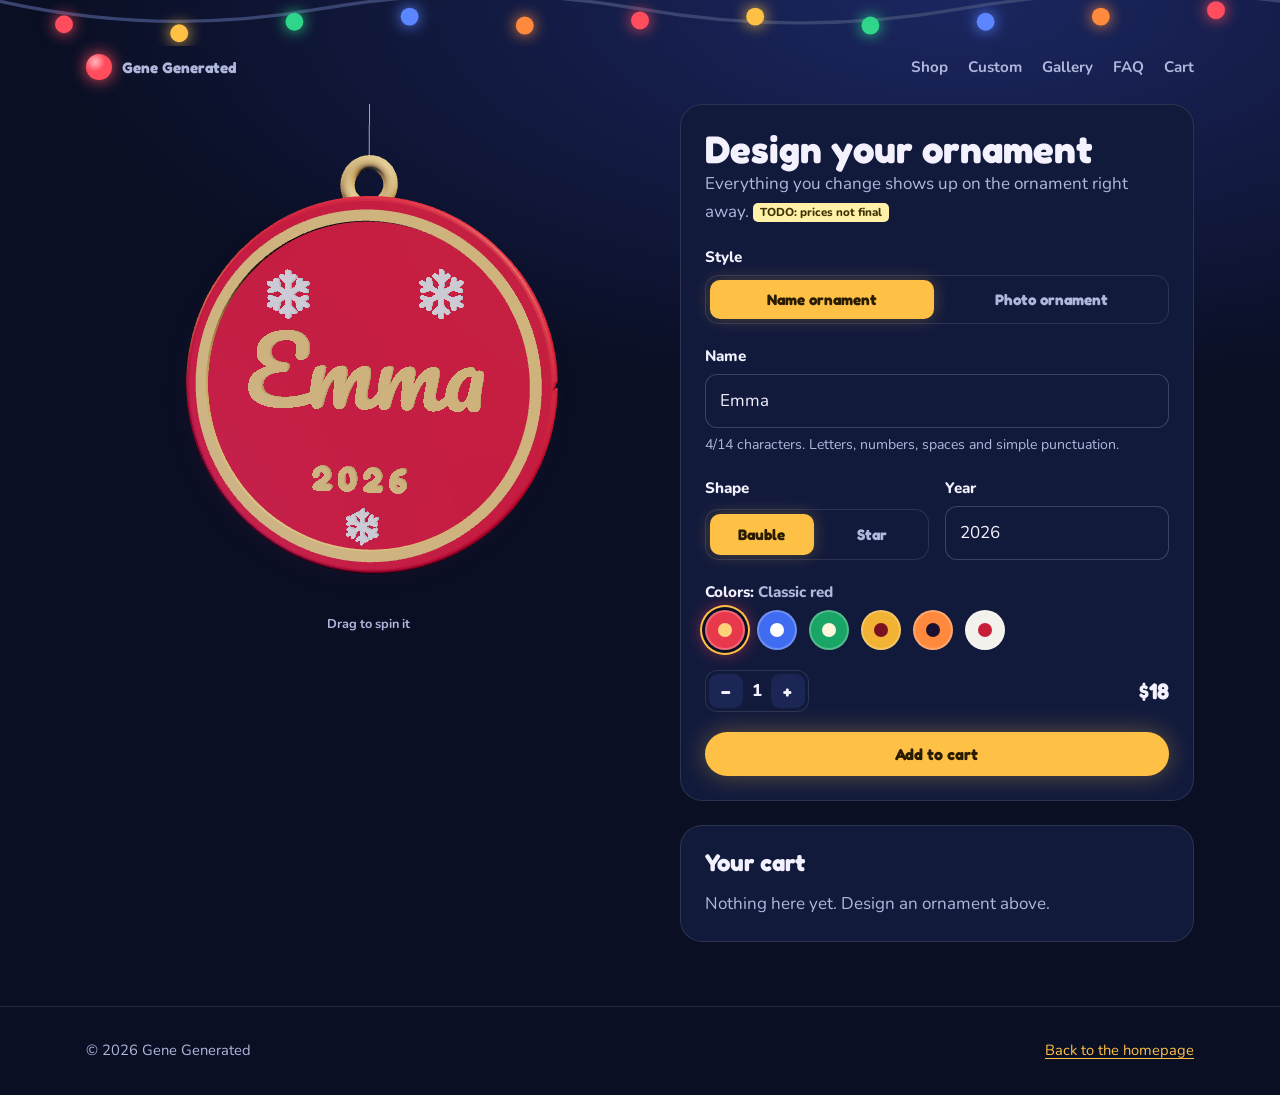
<file: design.html>
<!doctype html>
<html lang="en">
<head>
  <meta charset="utf-8">
  <meta name="viewport" content="width=device-width, initial-scale=1, viewport-fit=cover">
  <title>Design Your Ornament · Gene Generated</title>
  <meta name="description" content="Type a name, pick a shape and colors, and spin your ornament in 3D before you order.">
  <meta name="theme-color" content="#0a0f24">
  <link rel="canonical" href="https://genegenerated.com/design.html">
  <link rel="icon" href="/assets/img/favicon.svg" type="image/svg+xml">
  <link rel="preload" href="/assets/fonts/pacifico-latin-400-normal.woff2" as="font" type="font/woff2" crossorigin>
  <link rel="modulepreload" href="/assets/vendor/three.module.min.js">
  <link rel="stylesheet" href="/styles.css">
  <script src="/assets/js/pricing.js" defer></script>
  <script type="module" src="/assets/js/design-page.js"></script>
</head>
<body>
  <a class="skip-link" href="#main">Skip to content</a>
  <header class="site-header">
    <svg class="bulbs" viewBox="0 0 1000 46" preserveAspectRatio="xMidYMid slice" aria-hidden="true" focusable="false"><path d="M0 6 Q 125 34 250 12 T 500 12 T 750 12 T 1000 6" fill="none" stroke="#3a4470" stroke-width="2.5"/><circle cx="50" cy="24" r="7" fill="#ff4d5e" style="filter:drop-shadow(0 0 6px #ff4d5e)"/><circle cx="140" cy="31" r="7" fill="#ffc145" style="filter:drop-shadow(0 0 6px #ffc145)"/><circle cx="230" cy="22" r="7" fill="#2fd58a" style="filter:drop-shadow(0 0 6px #2fd58a)"/><circle cx="320" cy="18" r="7" fill="#5b86ff" style="filter:drop-shadow(0 0 6px #5b86ff)"/><circle cx="410" cy="25" r="7" fill="#ff8a3d" style="filter:drop-shadow(0 0 6px #ff8a3d)"/><circle cx="500" cy="21" r="7" fill="#ff4d5e" style="filter:drop-shadow(0 0 6px #ff4d5e)"/><circle cx="590" cy="18" r="7" fill="#ffc145" style="filter:drop-shadow(0 0 6px #ffc145)"/><circle cx="680" cy="25" r="7" fill="#2fd58a" style="filter:drop-shadow(0 0 6px #2fd58a)"/><circle cx="770" cy="22" r="7" fill="#5b86ff" style="filter:drop-shadow(0 0 6px #5b86ff)"/><circle cx="860" cy="18" r="7" fill="#ff8a3d" style="filter:drop-shadow(0 0 6px #ff8a3d)"/><circle cx="950" cy="13" r="7" fill="#ff4d5e" style="filter:drop-shadow(0 0 6px #ff4d5e)"/></svg>
    <div class="wrap nav">
      <a class="brand" href="/"><span class="brand-bulb" aria-hidden="true"></span>Gene Generated</a>
      <nav aria-label="Main">
        <ul>
          <li><a href="/#shop">Shop</a></li>
          <li><a href="/custom.html">Custom</a></li>
          <li class="hide-sm"><a href="/#gallery">Gallery</a></li>
          <li class="hide-sm"><a href="/#faq">FAQ</a></li>
          <li><a class="cart-link" href="#cart">Cart<span class="cart-count" data-cart-count data-n="0">0</span></a></li>
        </ul>
      </nav>
    </div>
  </header>

  <main id="main" class="wrap">
    <p class="error" role="alert" data-canceled hidden>Checkout was canceled. Your cart is still here.</p>
    <div class="designer">
      <div class="stage-col">
        <div class="stage" id="stage" tabindex="0" role="img" aria-label="3D ornament preview">
          <div class="orn2d" aria-hidden="true"></div>
          <span class="spin-hint">Drag to spin it</span>
        </div>
      </div>
      <div style="display:grid;gap:24px;min-width:0">
        <section class="panel" aria-labelledby="design-title">
          <div>
            <h1 id="design-title">Design your ornament</h1>
            <p class="muted">Everything you change shows up on the ornament right away. <span class="todo" data-price-todo>TODO: prices not final</span></p>
          </div>
          <div id="controls" style="display:grid;gap:20px"></div>
        </section>
        <section class="cart" id="cart" aria-labelledby="cart-title" tabindex="-1"></section>
      </div>
    </div>
  </main>

  <footer class="site-footer">
    <div class="wrap"><span>© 2026 Gene Generated</span><a href="/">Back to the homepage</a></div>
  </footer>
</body>
</html>
</file>
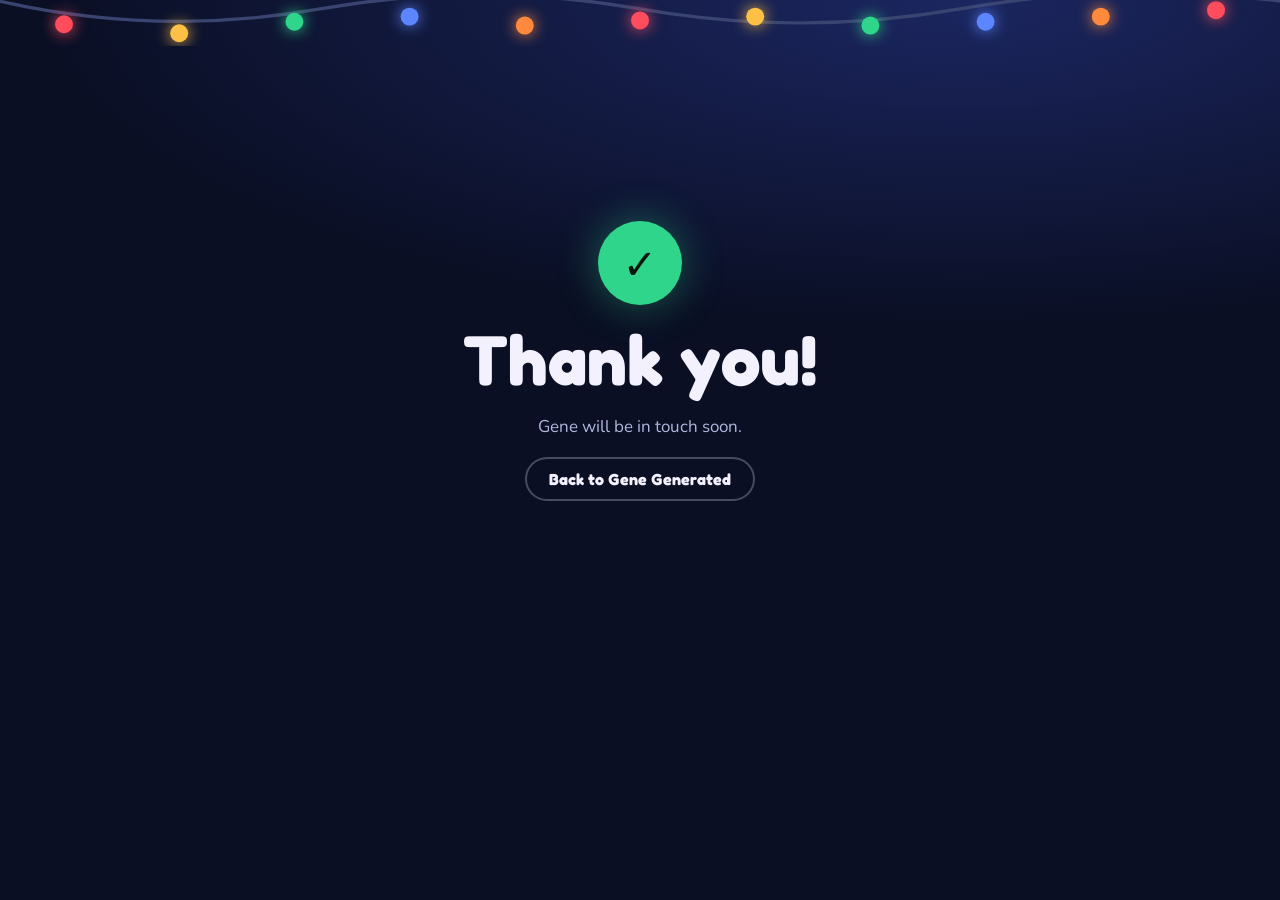
<file: thanks.html>
<!doctype html>
<html lang="en">
<head>
  <meta charset="utf-8">
  <meta name="viewport" content="width=device-width, initial-scale=1, viewport-fit=cover">
  <title>Thank You · Gene Generated</title>
  <meta name="robots" content="noindex">
  <meta name="theme-color" content="#0a0f24">
  <link rel="icon" href="/assets/img/favicon.svg" type="image/svg+xml">
  <link rel="stylesheet" href="/styles.css">
  <script src="/assets/js/pricing.js" defer></script>
  <script type="module" src="/assets/js/thanks.js"></script>
</head>
<body>
  <svg class="bulbs" viewBox="0 0 1000 46" preserveAspectRatio="xMidYMid slice" aria-hidden="true" focusable="false"><path d="M0 6 Q 125 34 250 12 T 500 12 T 750 12 T 1000 6" fill="none" stroke="#3a4470" stroke-width="2.5"/><circle cx="50" cy="24" r="7" fill="#ff4d5e" style="filter:drop-shadow(0 0 6px #ff4d5e)"/><circle cx="140" cy="31" r="7" fill="#ffc145" style="filter:drop-shadow(0 0 6px #ffc145)"/><circle cx="230" cy="22" r="7" fill="#2fd58a" style="filter:drop-shadow(0 0 6px #2fd58a)"/><circle cx="320" cy="18" r="7" fill="#5b86ff" style="filter:drop-shadow(0 0 6px #5b86ff)"/><circle cx="410" cy="25" r="7" fill="#ff8a3d" style="filter:drop-shadow(0 0 6px #ff8a3d)"/><circle cx="500" cy="21" r="7" fill="#ff4d5e" style="filter:drop-shadow(0 0 6px #ff4d5e)"/><circle cx="590" cy="18" r="7" fill="#ffc145" style="filter:drop-shadow(0 0 6px #ffc145)"/><circle cx="680" cy="25" r="7" fill="#2fd58a" style="filter:drop-shadow(0 0 6px #2fd58a)"/><circle cx="770" cy="22" r="7" fill="#5b86ff" style="filter:drop-shadow(0 0 6px #5b86ff)"/><circle cx="860" cy="18" r="7" fill="#ff8a3d" style="filter:drop-shadow(0 0 6px #ff8a3d)"/><circle cx="950" cy="13" r="7" fill="#ff4d5e" style="filter:drop-shadow(0 0 6px #ff4d5e)"/></svg>
  <main class="simple" id="main">
    <div class="wrap narrow">
      <div class="big-check" aria-hidden="true">✓</div>
      <h1 data-title>Thank you!</h1>
      <p class="lede muted" data-lede>Gene will be in touch soon.</p>
      <section class="cart receipt" data-receipt hidden aria-label="Your order"></section>
      <p><a class="btn btn-ghost" href="/" data-back>Back to Gene Generated</a></p>
    </div>
  </main>
</body>
</html>
</file>
<file: styles.css>
/* Gene Generated — "String of Lights"
   Midnight background, tree-light accents, rounded type. One deliberate dark look:
   it reads the same whatever the visitor's light/dark setting is. */

@font-face { font-family: "Fredoka"; font-weight: 600; font-display: swap; src: url("/assets/fonts/fredoka-latin-600-normal.woff2") format("woff2"); }
@font-face { font-family: "Fredoka"; font-weight: 700; font-display: swap; src: url("/assets/fonts/fredoka-latin-700-normal.woff2") format("woff2"); }
@font-face { font-family: "Nunito"; font-weight: 400; font-display: swap; src: url("/assets/fonts/nunito-latin-400-normal.woff2") format("woff2"); }
@font-face { font-family: "Nunito"; font-weight: 700; font-display: swap; src: url("/assets/fonts/nunito-latin-700-normal.woff2") format("woff2"); }
@font-face { font-family: "Nunito"; font-weight: 800; font-display: swap; src: url("/assets/fonts/nunito-latin-800-normal.woff2") format("woff2"); }
@font-face { font-family: "Pacifico"; font-weight: 400; font-display: swap; src: url("/assets/fonts/pacifico-latin-400-normal.woff2") format("woff2"); }

:root {
  color-scheme: dark;
  --night: #0a0f24;
  --night-2: #121a3c;
  --night-3: #1c2654;
  --line: #ffffff1c;
  --snow: #f4f1ff;
  --dim: #b0b7dc;
  --red: #ff4d5e;
  --gold: #ffc145;
  --emerald: #2fd58a;
  --cobalt: #5b86ff;
  --orange: #ff8a3d;
  --on-gold: #2a1c00;
  --on-emerald: #04140c;
  --todo-bg: #fff1a8;
  --todo-fg: #3d3200;
  --danger: #ff8a95;
  --f-display: "Fredoka", "Nunito", system-ui, sans-serif;
  --f-body: "Nunito", system-ui, -apple-system, "Segoe UI", sans-serif;
  --f-script: "Pacifico", "Brush Script MT", cursive;
  --radius: 18px;
  --gutter: max(16px, env(safe-area-inset-left, 0px));
  --gutter-r: max(16px, env(safe-area-inset-right, 0px));
}

*, *::before, *::after { box-sizing: border-box; }
[hidden] { display: none !important; }
html { -webkit-text-size-adjust: 100%; scroll-behavior: smooth; }
@media (prefers-reduced-motion: reduce) { html { scroll-behavior: auto; } *, *::before, *::after { animation: none !important; transition: none !important; } }
body {
  margin: 0;
  background: var(--night);
  background-image: radial-gradient(120% 60% at 75% 0%, #1b2660 0%, transparent 60%);
  background-repeat: no-repeat;
  color: var(--snow);
  font: 1.0625rem/1.6 var(--f-body);
  min-height: 100vh;
}
img, svg { max-width: 100%; height: auto; }
a { color: var(--gold); text-underline-offset: 3px; }
:focus-visible { outline: 3px solid var(--gold); outline-offset: 3px; border-radius: 6px; }
h1, h2, h3 { font-family: var(--f-display); font-weight: 700; line-height: 1.08; margin: 0; text-wrap: balance; }
h1 { font-size: clamp(2.4rem, 7vw, 4.4rem); }
h2 { font-size: clamp(1.8rem, 4.5vw, 2.8rem); }
h3 { font-size: 1.3rem; }
p { margin: 0; }

.wrap { width: 100%; max-width: 1140px; margin-inline: auto; padding-left: var(--gutter); padding-right: var(--gutter-r); }
.narrow { max-width: 760px; }
.visually-hidden { position: absolute !important; width: 1px; height: 1px; overflow: hidden; clip: rect(0 0 0 0); white-space: nowrap; }
.skip-link { position: absolute; left: 12px; top: -80px; z-index: 100; background: var(--gold); color: var(--on-gold); padding: 10px 16px; border-radius: 10px; font-weight: 800; }
.skip-link:focus { top: 12px; }
.eyebrow { font: 700 .78rem/1 var(--f-body); letter-spacing: .14em; text-transform: uppercase; color: var(--gold); }
.muted { color: var(--dim); }
.todo { display: inline-block; vertical-align: middle; font: 800 .72rem/1.3 var(--f-body); letter-spacing: 0; text-transform: none; background: var(--todo-bg); color: var(--todo-fg); padding: 2px 7px; border-radius: 5px; }

/* String of lights */
.bulbs { display: block; width: 100%; height: 46px; }
.bulbs circle { animation: twinkle 3.2s ease-in-out infinite; }
.bulbs circle:nth-of-type(3n) { animation-delay: -1.1s; }
.bulbs circle:nth-of-type(3n+1) { animation-delay: -2.2s; }
@keyframes twinkle { 50% { opacity: .5; } }

/* Header */
.site-header { position: relative; z-index: 5; }
.nav { display: flex; align-items: center; justify-content: space-between; gap: 16px; padding-block: 2px 10px; flex-wrap: wrap; }
.brand { display: inline-flex; align-items: center; gap: 10px; color: var(--snow); text-decoration: none; font: 700 1.25rem var(--f-display); }
.brand-bulb { width: 26px; height: 26px; border-radius: 50%; background: radial-gradient(circle at 35% 30%, #ffffff99, transparent 40%), var(--red); box-shadow: 0 0 16px var(--red); flex: none; }
.nav ul { list-style: none; display: flex; align-items: center; gap: 4px 20px; margin: 0; padding: 0; flex-wrap: wrap; }
.nav a:not(.btn) { color: var(--dim); text-decoration: none; font-weight: 700; font-size: .95rem; padding: 6px 0; }
.nav a:not(.btn):hover, .nav a[aria-current="page"] { color: var(--snow); }
.cart-link { position: relative; }
.cart-count { display: inline-grid; place-items: center; min-width: 1.4em; height: 1.4em; margin-left: 4px; padding: 0 .35em; border-radius: 999px; background: var(--red); color: #fff; font-size: .75rem; font-weight: 800; }
.cart-count[data-n="0"] { display: none; }
@media (max-width: 720px) { .nav .hide-sm { display: none; } }

/* Buttons */
.btn {
  display: inline-flex; align-items: center; justify-content: center; gap: 8px;
  font: 700 1rem/1 var(--f-display); text-decoration: none; cursor: pointer;
  padding: 14px 24px; border-radius: 999px; border: 0;
  background: var(--gold); color: var(--on-gold); box-shadow: 0 0 24px #ffc14555;
  transition: transform .15s ease, box-shadow .15s ease;
}
.btn:hover { transform: translateY(-1px); box-shadow: 0 0 32px #ffc14588; }
.btn:disabled { opacity: .55; cursor: not-allowed; transform: none; }
.btn-ghost { background: transparent; color: var(--snow); box-shadow: inset 0 0 0 2px #ffffff40; }
.btn-ghost:hover { box-shadow: inset 0 0 0 2px var(--gold); }
.btn-go { background: var(--emerald); color: var(--on-emerald); box-shadow: 0 0 24px #2fd58a44; }
.btn-small { padding: 9px 16px; font-size: .92rem; }
.btn-block { width: 100%; }

/* Hero */
.hero { padding-block: 24px 56px; }
.hero-grid { display: grid; gap: 28px; align-items: center; }
@media (min-width: 860px) { .hero-grid { grid-template-columns: 1fr 1.05fr; gap: 48px; } }
.hero h1 em { font-style: normal; color: var(--gold); text-shadow: 0 0 28px #ffc14577; }
.hero .lede { color: var(--dim); font-size: 1.2rem; max-width: 34em; margin-top: 18px; }
.hero-actions { display: flex; flex-wrap: wrap; gap: 12px; margin-top: 28px; }
.hero-note { margin-top: 16px; font-size: .95rem; color: var(--dim); }

/* 3D stage */
.stage { position: relative; aspect-ratio: 1 / 1.05; width: 100%; max-width: 520px; margin-inline: auto; border-radius: 50%; }
.stage::before { content: ""; position: absolute; inset: 12% 12% 6%; border-radius: 50%; background: radial-gradient(circle, var(--glow, #ff4d5e55) 0%, transparent 65%); filter: blur(10px); pointer-events: none; }
.stage .orn2d, .stage .orn3d-canvas { position: absolute; inset: 0; width: 100%; height: 100%; }
.stage .orn3d-canvas { cursor: grab; }
.stage .orn3d-canvas:active { cursor: grabbing; }
.stage.is-3d .orn2d { opacity: 0; transition: opacity .4s; pointer-events: none; }
.stage .orn2d { display: grid; place-items: center; padding: 6%; transition: opacity .4s; }
.stage .orn2d svg { width: 88%; }
.spin-hint { position: absolute; left: 50%; bottom: 2%; transform: translateX(-50%); font: 700 .8rem var(--f-body); color: var(--dim); background: #0a0f24cc; padding: 6px 12px; border-radius: 999px; white-space: nowrap; pointer-events: none; transition: opacity .4s; }
.stage:not(.is-3d) .spin-hint, .stage.touched .spin-hint { opacity: 0; }

/* Sections */
.section { padding-block: 72px; }
.section-head { display: grid; gap: 10px; margin-bottom: 32px; max-width: 46em; }
.section-head p { color: var(--dim); }
.band { background: #ffffff06; border-block: 1px solid var(--line); }

/* Look closer */
.closeups { display: grid; gap: 18px; }
@media (min-width: 760px) { .closeups { grid-template-columns: repeat(3, 1fr); } }
.closeup { display: grid; gap: 12px; margin: 0; }
.closeup .shot { aspect-ratio: 4 / 3; border-radius: var(--radius); overflow: hidden; background: var(--night-2); border: 1px solid var(--line); display: grid; place-items: center; position: relative; }
.closeup .shot img { width: 100%; height: 100%; object-fit: cover; }
.closeup .shot .ph { text-align: center; padding: 16px; color: var(--dim); font-size: .9rem; display: grid; gap: 8px; justify-items: center; }
.closeup .shot .ph b { font: 400 2.2rem/1 var(--f-script); color: var(--gold); text-shadow: 0 2px 0 #b07d1e, 0 4px 0 #6b4a0e, 0 6px 14px #0008; }
.closeup figcaption { display: grid; gap: 4px; }
.closeup figcaption strong { font: 700 1.15rem var(--f-display); }
.closeup figcaption span { color: var(--dim); }

/* Product cards */
.products { display: grid; gap: 22px; }
@media (min-width: 760px) { .products { grid-template-columns: 1fr 1fr; } }
.product { display: grid; grid-template-columns: 120px 1fr; gap: 18px; align-items: start; padding: 22px; border-radius: var(--radius); background: var(--night-2); border: 1px solid var(--line); }
@media (max-width: 420px) { .product { grid-template-columns: 1fr; } .product .orn { width: 140px; } }
.product .orn svg { width: 100%; }
.product h3 { margin-bottom: 6px; }
.product p { color: var(--dim); }
.product ul { margin: 12px 0 14px; padding-left: 1.1em; color: var(--dim); }
.price { display: flex; flex-wrap: wrap; align-items: center; gap: 8px; font: 700 1.2rem var(--f-display); color: var(--gold); margin-bottom: 14px; }
.coming { margin-top: 22px; padding: 18px 22px; border-radius: var(--radius); border: 2px dashed var(--line); color: var(--dim); }
.coming strong { color: var(--snow); font-family: var(--f-display); }

/* Gallery shelf */
.shelf { display: grid; grid-template-columns: repeat(auto-fill, minmax(130px, 1fr)); gap: 22px 18px; }
.shelf figure { margin: 0; text-align: center; display: grid; gap: 6px; }
.shelf figure img { aspect-ratio: 1; object-fit: cover; border-radius: 14px; }
.shelf figcaption { font-weight: 700; color: var(--dim); font-size: .95rem; }
.shelf .tag { font-size: .72rem; font-weight: 800; letter-spacing: .08em; text-transform: uppercase; color: var(--dim); opacity: .7; }

/* Steps */
.steps { list-style: none; margin: 0; padding: 0; display: grid; gap: 14px; counter-reset: step; }
@media (min-width: 700px) { .steps { grid-template-columns: repeat(2, 1fr); } }
@media (min-width: 1000px) { .steps { grid-template-columns: repeat(4, 1fr); } }
.steps li { counter-increment: step; padding: 20px; border-radius: var(--radius); background: var(--night-2); border: 1px solid var(--line); display: grid; gap: 6px; align-content: start; }
.steps li::before { content: counter(step); width: 34px; height: 34px; border-radius: 50%; display: grid; place-items: center; font: 700 1rem var(--f-display); color: var(--night); background: var(--c, var(--gold)); box-shadow: 0 0 14px var(--c, var(--gold)); margin-bottom: 6px; }
.steps li:nth-child(1) { --c: var(--red); } .steps li:nth-child(2) { --c: var(--gold); } .steps li:nth-child(3) { --c: var(--emerald); } .steps li:nth-child(4) { --c: var(--cobalt); }
.steps p { color: var(--dim); }

/* Fair */
.fair { display: grid; gap: 24px; padding: 28px; border-radius: 24px; background: linear-gradient(135deg, #1c2654, #121a3c); border: 1px solid var(--line); }
@media (min-width: 820px) { .fair { grid-template-columns: 1.1fr 1fr; align-items: center; } }
.fair p { color: var(--dim); margin-top: 10px; }
.fair dl { margin: 0; display: grid; gap: 10px; }
.fair dl div { display: grid; grid-template-columns: 5.5rem 1fr; gap: 10px; align-items: baseline; }
.fair dt { font-weight: 800; }
.fair dd { margin: 0; }
.qr-card { display: flex; gap: 16px; align-items: center; margin-top: 18px; }
.qr-card img { width: 96px; height: 96px; border-radius: 10px; background: #fff; padding: 6px; }

/* FAQ */
.faq details { border-bottom: 1px solid var(--line); }
.faq summary { cursor: pointer; padding: 16px 0; font: 700 1.1rem var(--f-display); list-style: none; display: flex; justify-content: space-between; gap: 16px; }
.faq summary::-webkit-details-marker { display: none; }
.faq summary::after { content: "+"; color: var(--gold); font-size: 1.4rem; line-height: 1; }
.faq details[open] summary::after { content: "–"; }
.faq details p { color: var(--dim); padding-bottom: 18px; max-width: 62ch; }

/* Forms */
.field { display: grid; gap: 6px; }
.field > label, .label { font-weight: 800; font-size: .95rem; }
.help { color: var(--dim); font-size: .88rem; }
input[type="text"], input[type="email"], input[type="number"], input[type="tel"], input[type="date"], textarea, select {
  width: 100%; font: inherit; color: var(--snow); background: var(--night-2);
  border: 1.5px solid #ffffff2e; border-radius: 12px; padding: 12px 14px;
}
input:focus-visible, textarea:focus-visible, select:focus-visible { outline: none; border-color: var(--gold); box-shadow: 0 0 0 3px #ffc14540; }
.contact-form { display: grid; gap: 16px; padding: 24px; border-radius: var(--radius); background: var(--night-2); border: 1px solid var(--line); }
.row2 { display: grid; gap: 16px; }
@media (min-width: 560px) { .row2 { grid-template-columns: 1fr 1fr; } }

.seg { display: grid; grid-auto-flow: column; grid-auto-columns: 1fr; gap: 6px; padding: 4px; border-radius: 14px; background: var(--night-2); border: 1px solid var(--line); }
.seg button { font: 700 .95rem var(--f-display); color: var(--dim); background: transparent; border: 0; border-radius: 10px; padding: 10px 8px; cursor: pointer; }
.seg button[aria-pressed="true"] { background: var(--gold); color: var(--on-gold); box-shadow: 0 0 16px #ffc14544; }
.swatches { display: flex; flex-wrap: wrap; gap: 12px; }
.swatches button { width: 40px; height: 40px; border-radius: 50%; border: 2px solid #ffffff40; cursor: pointer; padding: 0; position: relative; }
.swatches button::after { content: ""; position: absolute; inset: 30%; border-radius: 50%; background: var(--ink); }
.swatches button[aria-pressed="true"] { box-shadow: 0 0 0 3px var(--night), 0 0 0 5px var(--gold), 0 0 18px var(--body); }
.check { display: flex; gap: 10px; align-items: flex-start; font-weight: 700; cursor: pointer; }
.check input { width: 20px; height: 20px; accent-color: var(--gold); margin-top: 2px; flex: none; }
.qty { display: inline-flex; align-items: center; gap: 4px; border-radius: 12px; background: var(--night-2); border: 1px solid var(--line); padding: 3px; }
.qty button { width: 34px; height: 34px; border: 0; border-radius: 9px; background: var(--night-3); color: var(--snow); font: 700 1.1rem var(--f-display); cursor: pointer; }
.qty output { min-width: 2ch; text-align: center; font-weight: 800; font-variant-numeric: tabular-nums; }

/* Designer page */
.designer { display: grid; gap: 28px; padding-block: 8px 64px; }
@media (min-width: 900px) { .designer { grid-template-columns: 1.1fr 1fr; align-items: start; } .designer .stage-col { position: sticky; top: 16px; } }
.panel { display: grid; gap: 20px; padding: 24px; border-radius: 22px; background: var(--night-2); border: 1px solid var(--line); }
.panel h1 { font-size: clamp(1.8rem, 4vw, 2.4rem); }
.photo-try { display: grid; gap: 6px; }
.photo-try input[type="file"] { font: inherit; color: var(--dim); }
.add-row { display: flex; gap: 14px; align-items: center; flex-wrap: wrap; justify-content: space-between; }
.add-row .total { font: 700 1.4rem var(--f-display); font-variant-numeric: tabular-nums; }

/* Cart */
.cart { display: grid; gap: 14px; padding: 24px; border-radius: 22px; background: var(--night-2); border: 1px solid var(--line); }
.cart h2 { font-size: 1.5rem; }
.cart-items { list-style: none; margin: 0; padding: 0; display: grid; gap: 10px; }
.cart-items li { display: grid; grid-template-columns: 52px 1fr auto; gap: 12px; align-items: center; padding: 10px; border-radius: 14px; background: #ffffff08; }
.cart-items .thumb svg { width: 52px; display: block; }
.cart-items .t { font-weight: 800; line-height: 1.3; min-width: 0; overflow-wrap: anywhere; }
.cart-items .s { color: var(--dim); font-size: .85rem; }
.cart-items .ctrl { display: grid; justify-items: end; gap: 4px; }
.link-btn { background: none; border: 0; color: var(--dim); font: inherit; font-size: .85rem; text-decoration: underline; cursor: pointer; padding: 2px; }
.sum { display: grid; gap: 6px; padding-top: 6px; border-top: 1px solid var(--line); font-variant-numeric: tabular-nums; }
.sum div { display: flex; justify-content: space-between; gap: 12px; }
.sum .grand { font: 700 1.25rem var(--f-display); }
.hint { padding: 10px 14px; border-radius: 12px; background: #ffc1451a; color: var(--gold); font-weight: 700; font-size: .92rem; }
.error { padding: 10px 14px; border-radius: 12px; background: #ff4d5e22; color: var(--danger); font-weight: 700; }
.empty { color: var(--dim); }

/* Booth page */
.booth-body { background-image: none; }
.booth { max-width: 520px; margin: 0 auto; min-height: 100dvh; display: flex; flex-direction: column; gap: 14px; padding-left: var(--gutter); padding-right: var(--gutter-r); padding-block: 0 calc(110px + env(safe-area-inset-bottom, 0px)); }
.booth-top { display: flex; justify-content: space-between; align-items: center; padding-top: 4px; }
.booth-top .brand { font-size: 1.1rem; }
.booth-tabs { display: grid; grid-template-columns: 1fr 1fr; gap: 8px; }
.booth-tabs button { font: 700 1.02rem var(--f-display); padding: 14px 8px; border-radius: 14px; border: 1px solid var(--line); background: var(--night-2); color: var(--snow); cursor: pointer; }
.booth-tabs button[aria-selected="true"] { background: var(--gold); color: var(--on-gold); border-color: var(--gold); box-shadow: 0 0 22px #ffc14555; }
.booth .stage { max-width: 300px; }
.booth .field input[type="text"] { font-size: 1.15rem; }
.table-list { list-style: none; margin: 0; padding: 0; display: grid; gap: 8px; }
.table-list button { width: 100%; display: grid; grid-template-columns: 48px 1fr auto; align-items: center; gap: 12px; text-align: left; font: inherit; color: var(--snow); background: var(--night-2); border: 1px solid var(--line); border-radius: 14px; padding: 8px 12px; cursor: pointer; }
.table-list button:hover { border-color: var(--gold); }
.table-list .n { font: 700 1.1rem var(--f-display); }
.table-list .s { color: var(--dim); font-size: .85rem; display: block; }
.table-list .p { font-weight: 800; color: var(--gold); }
.table-list svg { width: 48px; display: block; }
.paybar { position: fixed; left: 0; right: 0; bottom: 0; z-index: 20; padding: 12px var(--gutter-r) calc(12px + env(safe-area-inset-bottom, 0px)) var(--gutter); background: #0a0f24f2; border-top: 1px solid var(--line); backdrop-filter: blur(8px); }
.paybar-inner { max-width: 520px; margin: 0 auto; display: flex; gap: 12px; align-items: center; justify-content: space-between; }
.paybar .what { font-weight: 800; line-height: 1.25; }
.paybar .what small { display: block; color: var(--dim); font-weight: 700; }
.toast { position: fixed; left: 50%; bottom: calc(96px + env(safe-area-inset-bottom, 0px)); transform: translateX(-50%); z-index: 30; background: var(--emerald); color: var(--on-emerald); font-weight: 800; padding: 10px 18px; border-radius: 999px; box-shadow: 0 10px 30px #0008; }
dialog.sheet { width: min(520px, 100%); max-height: 85dvh; margin: auto auto 0; border: 0; padding: 0; border-radius: 22px 22px 0 0; background: var(--night-2); color: var(--snow); }
dialog.sheet::backdrop { background: #000a; }
dialog.sheet .cart { border-radius: 0; border: 0; padding-bottom: calc(24px + env(safe-area-inset-bottom, 0px)); }

/* Footer */
.site-footer { padding-block: 32px; border-top: 1px solid var(--line); color: var(--dim); font-size: .92rem; }
.site-footer .wrap { display: flex; flex-wrap: wrap; gap: 8px 24px; justify-content: space-between; }

/* Simple pages */
.simple { min-height: 70vh; display: grid; place-items: center; text-align: center; padding-block: 48px; }
.simple .wrap { display: grid; gap: 16px; justify-items: center; }
.receipt { width: 100%; max-width: 460px; text-align: left; }
.big-check { width: 84px; height: 84px; border-radius: 50%; display: grid; place-items: center; background: var(--emerald); color: var(--on-emerald); font: 700 2.6rem var(--f-display); box-shadow: 0 0 40px #2fd58a66; }

/* Ready-made shop */
.shop-grid { display: grid; gap: 20px; grid-template-columns: repeat(auto-fill, minmax(min(100%, 250px), 1fr)); margin-top: 28px; }
.shop-card { display: flex; flex-direction: column; background: var(--night-2); border: 1px solid var(--line); border-radius: var(--radius); overflow: hidden; }
.shop-img { position: relative; aspect-ratio: 1; background: #f7f5f2; }
.shop-img img { position: absolute; inset: 0; width: 100%; height: 100%; object-fit: cover; transition: opacity .35s; }
.shop-img img.alt { opacity: 0; }
@media (hover: hover) and (pointer: fine) { .shop-card.has-alt:hover .shop-img img.alt { opacity: 1; } }
.shop-body { display: flex; flex-direction: column; gap: 8px; padding: 16px 18px 18px; flex: 1; }
.shop-body h3 { font-size: 1.2rem; }
.shop-body p { color: var(--dim); font-size: .95rem; margin: 0; flex: 1; }
.shop-buy { display: flex; align-items: center; justify-content: space-between; gap: 12px; margin-top: 6px; }
.shop-buy .price { font: 700 1.25rem var(--f-display); color: var(--gold); }
.cart-items .thumb img { width: 52px; height: 52px; display: block; object-fit: cover; border-radius: 10px; }

/* Shop categories */
.chips { display: flex; gap: 8px; margin-top: 24px; overflow-x: auto; padding-bottom: 4px; scrollbar-width: none; }
.chips::-webkit-scrollbar { display: none; }
.chip { flex: none; font: 700 .92rem/1 var(--f-body); color: var(--dim); background: var(--night-2); border: 1px solid var(--line); border-radius: 999px; padding: 10px 16px; cursor: pointer; }
.chip span { opacity: .7; font-weight: 800; margin-left: 2px; }
.chip:hover { color: var(--snow); border-color: #ffffff40; }
.chip[aria-pressed="true"] { background: var(--gold); color: var(--on-gold); border-color: var(--gold); }
.chips + .shop-grid, .chips-sub + .shop-grid { margin-top: 18px; }
.chips-sub { margin-top: 10px; }
.chip-sub { font-size: .85rem; padding: 8px 14px; background: transparent; }
.chip-sub[aria-pressed="true"] { background: var(--snow); color: var(--night); border-color: var(--snow); }
.shop-cat { font: 700 .72rem/1 var(--f-body) !important; letter-spacing: .12em; text-transform: uppercase; color: var(--gold) !important; flex: none !important; }
.shop-link { text-decoration: none; color: inherit; }
.shop-link:hover { border-color: var(--gold); }
.shop-img.orn-img { display: grid; place-items: center; background: radial-gradient(circle at 50% 45%, #1c2654, #0a0f24); }
.shop-img.orn-img svg { width: 62%; }

/* Ship or pick up */
.fulfil { border: 0; padding: 0; margin: 14px 0 4px; display: grid; gap: 8px; }
.fulfil legend { font-weight: 800; margin-bottom: 6px; }
.fulfil label { display: flex; gap: 10px; align-items: flex-start; padding: 12px 14px; border: 1px solid var(--line); border-radius: 12px; cursor: pointer; }
.fulfil label:has(input:checked) { border-color: var(--gold); background: #ffc14512; }
.fulfil input { margin-top: 4px; accent-color: var(--gold); }
.fulfil small { display: block; color: var(--dim); font-size: .85rem; }

.shop-img { display: block; }
.card-link { color: inherit; text-decoration: none; }
.card-link:hover { text-decoration: underline; text-decoration-color: var(--gold); }
.shop-img.orn-img svg[viewBox="0 0 120 120"] { width: 70%; }

/* Custom work page */
.hero-slim { padding-block: 28px 40px; }
.hero-slim h1 em { font-style: normal; color: var(--gold); }
.bust-grid { display: grid; gap: 28px; margin-top: 24px; align-items: start; }
@media (min-width: 860px) { .bust-grid { grid-template-columns: 1.1fr 1fr; } }
.bust-pair { display: grid; grid-template-columns: minmax(0, 1fr) minmax(0, 1fr); gap: 12px; margin: 0; min-width: 0; }
.bust-grid > * { min-width: 0; }
.bust-pair .ph span { font-size: .85rem; }
.bust-pair img, .bust-pair .ph { aspect-ratio: 1; width: 100%; border-radius: var(--radius); object-fit: cover; background: #f7f5f2; }
.bust-pair .ph { display: grid; place-content: center; text-align: center; gap: 6px; color: #5b5650; padding: 12px; }
.bust-pair .ph b { font: 700 1.4rem var(--f-display); }
.bust-pair figcaption { grid-column: 1 / -1; color: var(--dim); font-size: .95rem; }
.steps.steps-1 { grid-template-columns: 1fr; }
.facts { list-style: none; padding: 0; margin: 20px 0 0; display: grid; gap: 8px; color: var(--dim); }
.facts b { color: var(--snow); }
.pick { display: flex; flex-wrap: wrap; gap: 8px; }
.pick label { display: inline-flex; gap: 8px; align-items: center; padding: 10px 14px; border: 1px solid var(--line); border-radius: 999px; cursor: pointer; font-weight: 700; }
.pick label:has(input:checked) { border-color: var(--gold); background: #ffc14514; }
.pick input { accent-color: var(--gold); }
.contact-form input[type="file"] { font: inherit; color: var(--dim); }
.check { display: flex; gap: 10px; align-items: flex-start; font-size: .95rem; color: var(--dim); }
.check input { margin-top: 5px; accent-color: var(--gold); }

/* Product pages */
.product-page { padding-block: 20px 56px; }
.crumbs { font-size: .9rem; color: var(--dim); margin-bottom: 18px; }
.crumbs a { color: var(--dim); }
.pp-grid { display: grid; gap: 28px; }
@media (min-width: 860px) { .pp-grid { grid-template-columns: 1.1fr 1fr; gap: 48px; align-items: start; } }
.pp-main { width: 100%; height: auto; aspect-ratio: 1; object-fit: cover; border-radius: var(--radius); background: #f7f5f2; display: block; }
.pp-thumbs { display: flex; gap: 10px; margin-top: 12px; flex-wrap: wrap; }
.pp-thumbs button { padding: 0; border: 2px solid transparent; border-radius: 12px; background: none; cursor: pointer; width: 76px; }
.pp-thumbs button[aria-pressed="true"] { border-color: var(--gold); }
.pp-thumbs img { width: 100%; height: auto; display: block; border-radius: 10px; }
.pp-info h1 { font-size: clamp(1.8rem, 4vw, 2.6rem); margin-top: 6px; }
.pp-price { font: 700 1.8rem var(--f-display); color: var(--gold); margin: 10px 0 6px; }
.pp-info .lede { color: var(--dim); font-size: 1.1rem; }
.pp-buy { margin-top: 22px; }
.pp-related { margin-top: 56px; }
.pp-related .shop-body { padding: 12px 14px 14px; }
</file>
